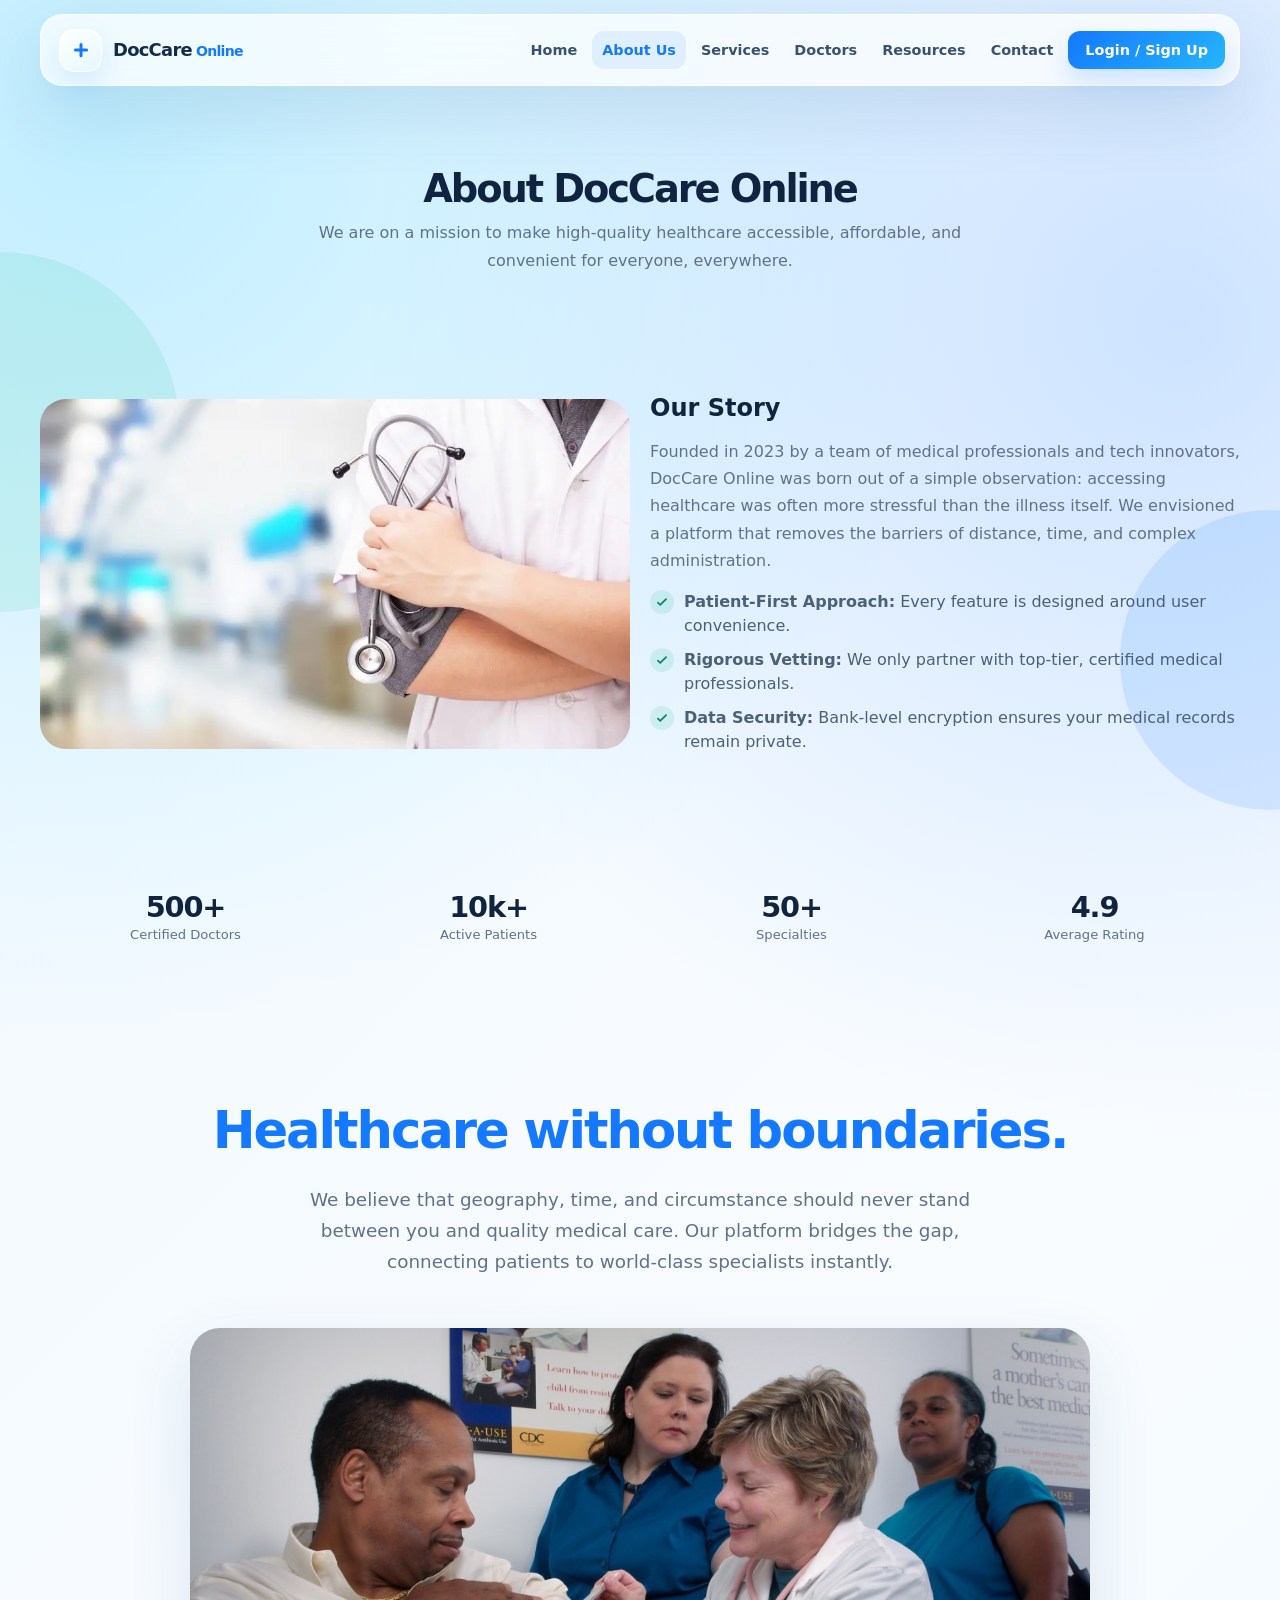
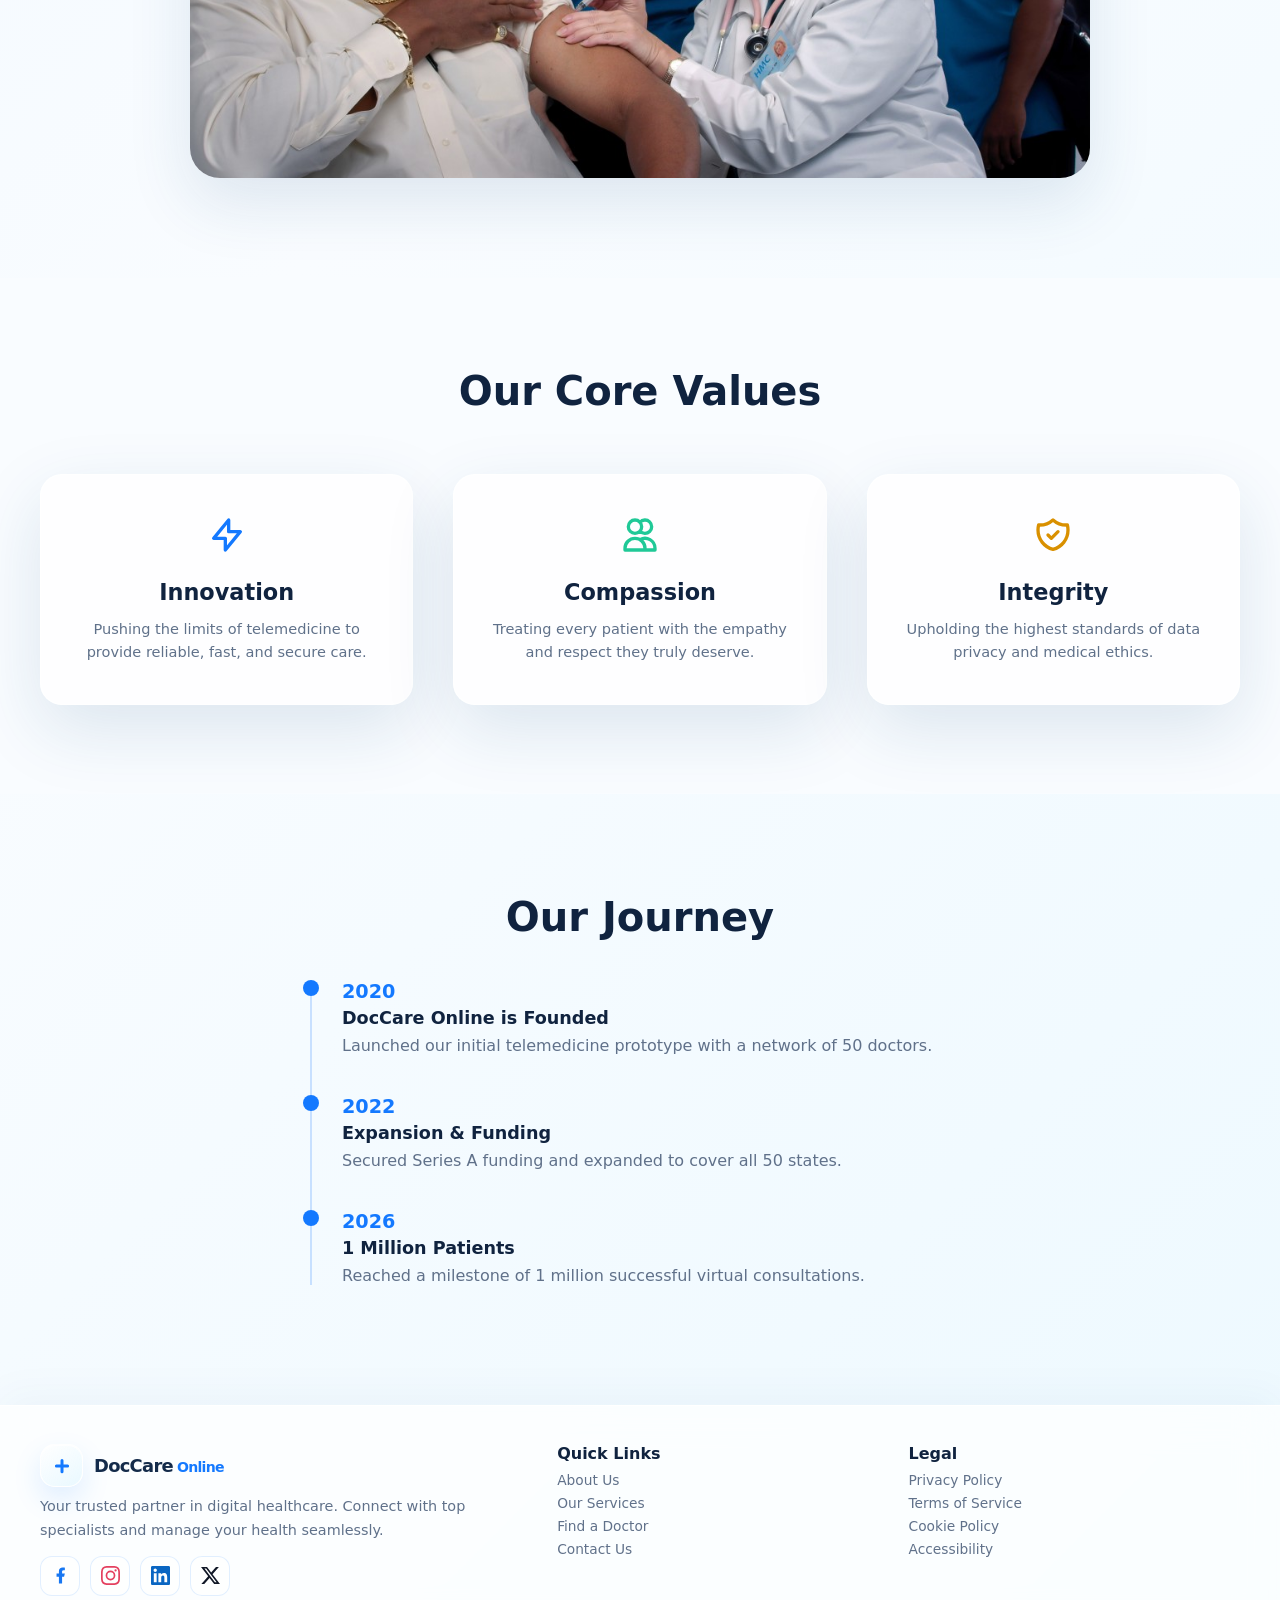
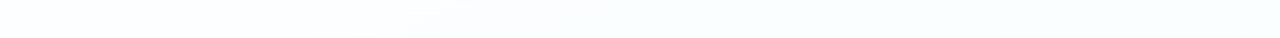
<file: about.html>
<!DOCTYPE html>
<html lang="en">
<head>
<meta charset="UTF-8">
<meta name="viewport" content="width=device-width, initial-scale=1.0, viewport-fit=cover">
<meta name="description" content="DocCare Online — modern doctor appointment platform for patients and healthcare professionals.">
<title>DocCare Online — Doctor Appointment Platform</title>
<link rel="icon" href="data:image/svg+xml,%3Csvg xmlns='http://www.w3.org/2000/svg' viewBox='0 0 64 64'%3E%3Crect x='2' y='2' width='60' height='60' rx='18' fill='%23eaf6ff' stroke='%23ffffff' stroke-width='4'/%3E%3Cpath d='M32 17v30M17 32h30' stroke='%231479ff' stroke-width='8' stroke-linecap='round'/%3E%3C/svg%3E">
<link rel="stylesheet" href="css/style.css">
</head>
<body>
<div id="public-layout">
<div class="nav-shell">
<nav class="navbar glass">
<a href="index.html" class="logo">
<div class="logo-mark"><svg viewBox="0 0 64 64" fill="none" stroke="var(--blue)" stroke-width="8" stroke-linecap="round" style="width: 24px; height: 24px;"><path d="M32 17v30M17 32h30"/></svg></div>
<div class="logo-wordmark"><strong>DocCare</strong><em>Online</em></div>
</a>
<div class="nav-links">
<a href="index.html" >Home</a>
<a href="about.html" class="active">About Us</a>
<a href="services.html">Services</a>
<a href="doctors.html">Doctors</a>
<a href="resources.html">Resources</a>
<a href="contact.html">Contact</a>
<a href="auth.html" class="login-nav" >Login / Sign Up</a>
</div>
<button class="menu-btn" onclick="toggleMenu()"><svg fill="none" stroke="currentColor" viewBox="0 0 24 24" stroke-width="2.5"><path stroke-linecap="round" stroke-linejoin="round" d="M4 6h16M4 12h16M4 18h16"/></svg></button>
</nav>
</div>
<main id="main-content">
<section class="section hero"><div class="container"><div class="page-title reveal"><h1>About DocCare Online</h1><p>We are on a mission to make high-quality healthcare accessible, affordable, and convenient for everyone, everywhere.</p></div>
</section><section class="section"><div class="container"><div class="split" style="margin:40px 0"><div class="split-media reveal"><img src="image/Our%20Story.png"></div>
<div class="reveal"><h2>Our Story</h2><p style="color:var(--muted);margin:16px 0;line-height:1.7">Founded in 2023 by a team of medical professionals and tech innovators, DocCare Online was born out of a simple observation: accessing healthcare was often more stressful than the illness itself. We envisioned a platform that removes the barriers of distance, time, and complex administration.</p>
<ul class="list"><li><div class="check"><svg fill="none" stroke="currentColor" viewBox="0 0 24 24" stroke-width="3"><path stroke-linecap="round" stroke-linejoin="round" d="M5 13l4 4L19 7"/></svg></div><div><strong>Patient-First Approach:</strong> Every feature is designed around user convenience.</div></li>
<li><div class="check"><svg fill="none" stroke="currentColor" viewBox="0 0 24 24" stroke-width="3"><path stroke-linecap="round" stroke-linejoin="round" d="M5 13l4 4L19 7"/></svg></div><div><strong>Rigorous Vetting:</strong> We only partner with top-tier, certified medical professionals.</div></li>
<li><div class="check"><svg fill="none" stroke="currentColor" viewBox="0 0 24 24" stroke-width="3"><path stroke-linecap="round" stroke-linejoin="round" d="M5 13l4 4L19 7"/></svg></div><div><strong>Data Security:</strong> Bank-level encryption ensures your medical records remain private.</div></li></ul></div></div>
</section><section class="section"><div class="container"><div class="stats reveal"><div class="stat"><strong>500+</strong><span>Certified Doctors</span></div><div class="stat"><strong>10k+</strong><span>Active Patients</span></div><div class="stat"><strong>50+</strong><span>Specialties</span></div><div class="stat"><strong>4.9</strong><span>Average Rating</span></div></div></div></section>
<!-- About Section 1: Mission -->
<section class="section" style="padding:100px 0">
  <div class="container reveal">
    <div style="max-width:900px;margin:0 auto;text-align:center">
      <h2 style="font-size:3.2rem;line-height:1.15;letter-spacing:-0.04em;color:var(--blue);margin-bottom:24px">Healthcare without boundaries.</h2>
      <p style="font-size:1.15rem;line-height:1.7;color:var(--muted);margin-bottom:50px;max-width:700px;margin-left:auto;margin-right:auto">We believe that geography, time, and circumstance should never stand between you and quality medical care. Our platform bridges the gap, connecting patients to world-class specialists instantly.</p>
      <div style="width:100%;border-radius:30px;overflow:hidden;box-shadow:0 25px 65px rgba(27,78,121,0.12);background:var(--bg2);position:relative">
        <img src="image/Healthcare%20without%20boundaries.png" alt="Healthcare professionals" style="width:100%;height:450px;object-fit:cover;display:block">
      </div>
    </div>
  </div>
</section>
<!-- About Section 2: Values -->
<section class="section" style="background:var(--bg2);padding:90px 0">
  <div class="container reveal">
    <h2 style="text-align:center;font-size:2.5rem;margin-bottom:60px">Our Core Values</h2>
    <div class="values-grid">
      <div class="card glass" style="text-align:center;padding:40px 30px">
        <div style="color:var(--blue);margin-bottom:20px"><svg width="40" height="40" fill="none" stroke="currentColor" stroke-width="2" viewBox="0 0 24 24"><path stroke-linecap="round" stroke-linejoin="round" d="M13 10V3L4 14h7v7l9-11h-7z"/></svg></div>
        <h3 style="font-size:1.4rem;margin-bottom:12px">Innovation</h3>
        <p style="color:var(--muted);margin:0">Pushing the limits of telemedicine to provide reliable, fast, and secure care.</p>
      </div>
      <div class="card glass" style="text-align:center;padding:40px 30px">
        <div style="color:var(--mint);margin-bottom:20px"><svg width="40" height="40" fill="none" stroke="currentColor" stroke-width="2" viewBox="0 0 24 24"><path stroke-linecap="round" stroke-linejoin="round" d="M12 4.354a4 4 0 110 5.292M15 21H3v-1a6 6 0 0112 0v1zm0 0h6v-1a6 6 0 00-9-5.197M13 7a4 4 0 11-8 0 4 4 0 018 0z"/></svg></div>
        <h3 style="font-size:1.4rem;margin-bottom:12px">Compassion</h3>
        <p style="color:var(--muted);margin:0">Treating every patient with the empathy and respect they truly deserve.</p>
      </div>
      <div class="card glass" style="text-align:center;padding:40px 30px">
        <div style="color:#d99000;margin-bottom:20px"><svg width="40" height="40" fill="none" stroke="currentColor" stroke-width="2" viewBox="0 0 24 24"><path stroke-linecap="round" stroke-linejoin="round" d="M9 12l2 2 4-4m5.618-4.016A11.955 11.955 0 0112 2.944a11.955 11.955 0 01-8.618 3.04A12.02 12.02 0 003 9c0 5.591 3.824 10.29 9 11.622 5.176-1.332 9-6.03 9-11.622 0-1.042-.133-2.052-.382-3.016z"/></svg></div>
        <h3 style="font-size:1.4rem;margin-bottom:12px">Integrity</h3>
        <p style="color:var(--muted);margin:0">Upholding the highest standards of data privacy and medical ethics.</p>
      </div>
    </div>
  </div>
</section>
<!-- About Section 3: History -->
<section class="section" style="padding:100px 0">
  <div class="container reveal">
    <div style="max-width:700px;margin:0 auto">
      <h2 style="font-size:2.5rem;margin-bottom:40px;text-align:center">Our Journey</h2>
      <div style="border-left:2px solid rgba(20,121,255,0.2);padding-left:30px;margin-left:20px">
        <div style="position:relative;margin-bottom:40px">
          <div style="position:absolute;left:-39px;top:0;width:16px;height:16px;border-radius:50%;background:var(--blue)"></div>
          <h4 style="font-size:1.2rem;color:var(--blue);margin:0 0 5px">2020</h4>
          <p style="color:var(--ink);font-weight:600;font-size:1.1rem;margin:0">DocCare Online is Founded</p>
          <p style="color:var(--muted);margin-top:8px">Launched our initial telemedicine prototype with a network of 50 doctors.</p>
        </div>
        <div style="position:relative;margin-bottom:40px">
          <div style="position:absolute;left:-39px;top:0;width:16px;height:16px;border-radius:50%;background:var(--blue)"></div>
          <h4 style="font-size:1.2rem;color:var(--blue);margin:0 0 5px">2022</h4>
          <p style="color:var(--ink);font-weight:600;font-size:1.1rem;margin:0">Expansion & Funding</p>
          <p style="color:var(--muted);margin-top:8px">Secured Series A funding and expanded to cover all 50 states.</p>
        </div>
        <div style="position:relative">
          <div style="position:absolute;left:-39px;top:0;width:16px;height:16px;border-radius:50%;background:var(--blue)"></div>
          <h4 style="font-size:1.2rem;color:var(--blue);margin:0 0 5px">2026</h4>
          <p style="color:var(--ink);font-weight:600;font-size:1.1rem;margin:0">1 Million Patients</p>
          <p style="color:var(--muted);margin-top:8px">Reached a milestone of 1 million successful virtual consultations.</p>
        </div>
      </div>
    </div>
  </div>
</section>
</main>
<footer><div class="container"><div class="footer">
<div><a href="index.html" class="logo"><div class="logo-mark"><svg viewBox="0 0 64 64" fill="none" stroke="var(--blue)" stroke-width="8" stroke-linecap="round" style="width: 24px; height: 24px;"><path d="M32 17v30M17 32h30"/></svg></div><div class="logo-wordmark"><strong>DocCare</strong><em>Online</em></div></a><p>Your trusted partner in digital healthcare. Connect with top specialists and manage your health seamlessly.</p><div class="social-row"><a href="#" class="social-icon facebook"><svg viewBox="0 0 24 24" fill="currentColor"><path d="M14 13.5h2.5l1-4H14v-2c0-1.03 0-2 2-2h1.5V2.14c-.326-.043-1.557-.14-2.857-.14C11.928 2 10 3.657 10 6.7v2.8H7v4h3V22h4v-8.5z"/></svg></a><a href="#" class="social-icon instagram"><svg viewBox="0 0 24 24" fill="currentColor"><path d="M12 2.163c3.204 0 3.584.012 4.85.07 3.252.148 4.771 1.691 4.919 4.919.058 1.265.069 1.645.069 4.849 0 3.205-.012 3.584-.069 4.849-.149 3.225-1.664 4.771-4.919 4.919-1.266.058-1.644.07-4.85.07-3.204 0-3.584-.012-4.849-.07-3.26-.149-4.771-1.699-4.919-4.92-.058-1.265-.07-1.644-.07-4.849 0-3.204.013-3.583.07-4.849.149-3.227 1.664-4.771 4.919-4.919 1.266-.057 1.645-.069 4.849-.069zM12 0C8.741 0 8.333.014 7.053.072 2.695.272.273 2.69.073 7.052.014 8.333 0 8.741 0 12c0 3.259.014 3.668.072 4.948.2 4.358 2.618 6.78 6.98 6.98C8.333 23.986 8.741 24 12 24c3.259 0 3.668-.014 4.948-.072 4.354-.2 6.782-2.618 6.979-6.98.059-1.28.073-1.689.073-4.948 0-3.259-.014-3.667-.072-4.947-.196-4.354-2.617-6.78-6.979-6.98C15.668.014 15.259 0 12 0zm0 5.838a6.162 6.162 0 100 12.324 6.162 6.162 0 000-12.324zM12 16a4 4 0 110-8 4 4 0 010 8zm6.406-11.845a1.44 1.44 0 100 2.881 1.44 1.44 0 000-2.881z"/></svg></a><a href="#" class="social-icon linkedin"><svg viewBox="0 0 24 24" fill="currentColor"><path d="M20.447 20.452h-3.554v-5.569c0-1.328-.027-3.037-1.852-3.037-1.853 0-2.136 1.445-2.136 2.939v5.667H9.351V9h3.414v1.561h.046c.477-.9 1.637-1.85 3.37-1.85 3.601 0 4.267 2.37 4.267 5.455v6.286zM5.337 7.433c-1.144 0-2.063-.926-2.063-2.065 0-1.138.92-2.063 2.063-2.063 1.14 0 2.064.925 2.064 2.063 0 1.139-.925 2.065-2.064 2.065zm1.782 13.019H3.555V9h3.564v11.452zM22.225 0H1.771C.792 0 0 .774 0 1.729v20.542C0 23.227.792 24 1.771 24h20.451C23.2 24 24 23.227 24 22.271V1.729C24 .774 23.2 0 22.222 0h.003z"/></svg></a><a href="#" class="social-icon x-social"><svg viewBox="0 0 24 24" fill="currentColor"><path d="M18.901 1.153h3.68l-8.04 9.19L24 22.846h-7.406l-5.8-7.584-6.638 7.584H.474l8.6-9.83L0 1.154h7.594l5.243 6.932ZM17.61 20.644h2.039L6.486 3.24H4.298Z"/></svg></a></div></div>
<div><h4>Quick Links</h4><a href="about.html">About Us</a><a href="services.html">Our Services</a><a href="doctors.html">Find a Doctor</a><a href="contact.html">Contact Us</a></div>
<div><h4>Legal</h4><a href="#">Privacy Policy</a><a href="#">Terms of Service</a><a href="#">Cookie Policy</a><a href="#">Accessibility</a></div>
</div></div></footer>
</div>
<div id="toast" class="toast"></div>
<button id="back-top" class="back-top" onclick="scrollToTop()"><svg fill="none" stroke="currentColor" viewBox="0 0 24 24" stroke-width="3" style="width:20px;height:20px"><path stroke-linecap="round" stroke-linejoin="round" d="M5 15l7-7 7 7"/></svg></button>
<script src="js/app.js"></script>
</body>
</html>
</file>
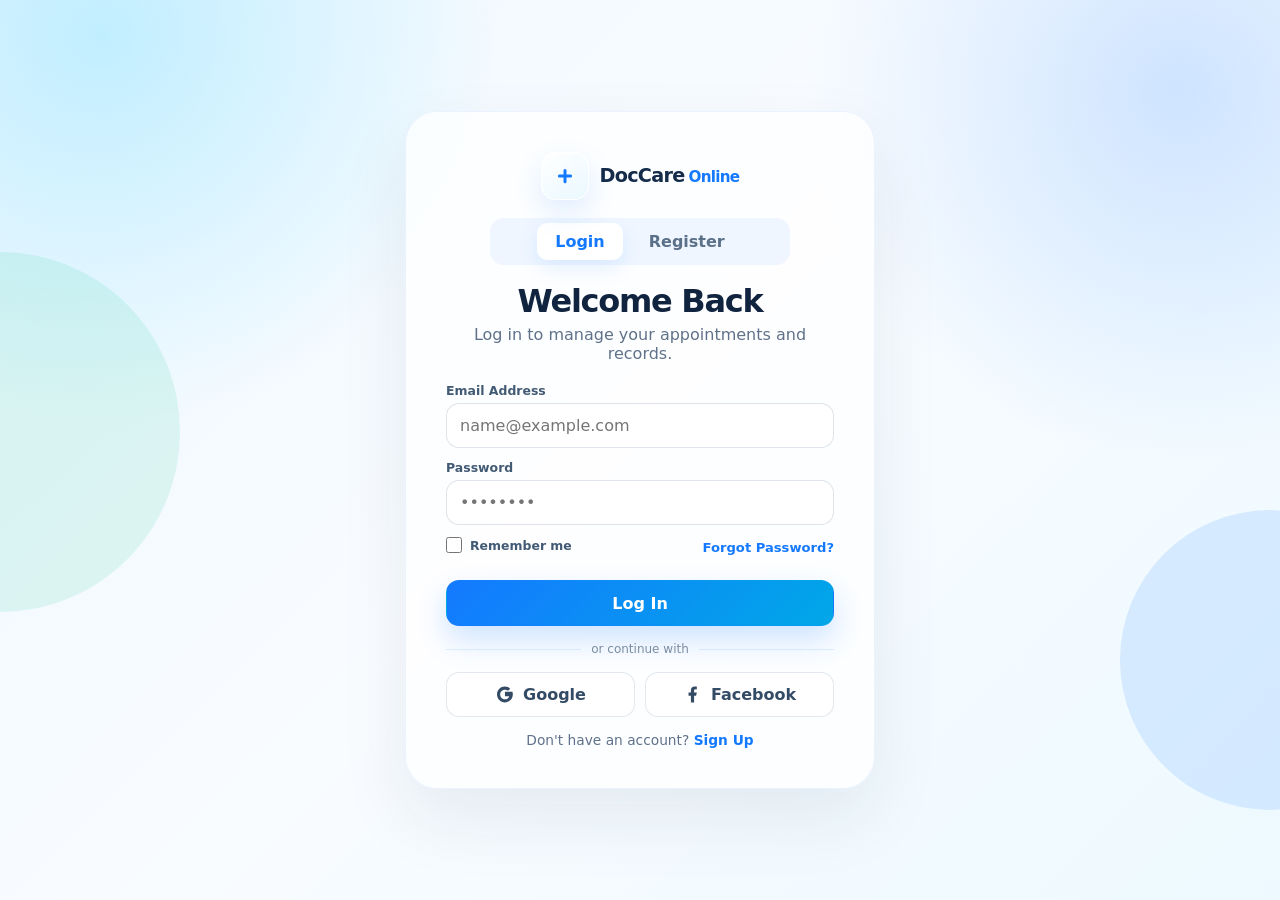
<file: auth.html>
<!DOCTYPE html>
<html lang="en">
<head>
<meta charset="UTF-8">
<meta name="viewport" content="width=device-width, initial-scale=1.0, viewport-fit=cover">
<meta name="description" content="DocCare Online — modern doctor appointment platform for patients and healthcare professionals.">
<title>DocCare Online — Doctor Appointment Platform</title>
<link rel="icon" href="data:image/svg+xml,%3Csvg xmlns='[http://www.w3.org/2000/svg](http://www.w3.org/2000/svg)' viewBox='0 0 64 64'%3E%3Crect width='64' height='64' rx='18' fill='%230c78ff'/%3E%3Cpath d='M32 17v30M17 32h30' stroke='white' stroke-width='8' stroke-linecap='round'/%3E%3C/svg%3E">
<link rel="stylesheet" href="css/style.css">
</head>
<body>

<div class="auth">

    <div class="auth-card reveal" style="background:var(--white); box-shadow:0 30px 70px rgba(20,43,74,0.08); border:1px solid rgba(20,121,255,0.08); padding:clamp(24px, 4vw, 40px); border-radius:32px;">
        <div class="auth-brand">
            <a href="index.html" class="logo auth-logo">
                <div class="logo-mark"><svg viewBox="0 0 64 64" fill="none" stroke="var(--blue)" stroke-width="8" stroke-linecap="round" style="width: 24px; height: 24px;"><path d="M32 17v30M17 32h30"/></svg></div>
                <div class="logo-wordmark"><strong>DocCare</strong><em>Online</em></div>
            </a>
        </div>
        <div class="auth-tabs">
            <button class="auth-tab active" id="tab-login" onclick="switchTab('login')">Login</button>
            <button class="auth-tab" id="tab-register" onclick="switchTab('register')">Register</button>
        </div>
        
        <div id="panel-login" class="auth-panel">
            <h1>Welcome Back</h1>
            <p class="sub">Log in to manage your appointments and records.</p>
            <form class="form" onsubmit="event.preventDefault(); login();">
                <div>
                    <label>Email Address</label>
                    <input type="email" required placeholder="name@example.com">
                </div>
                <div>
                    <label>Password</label>
                    <input type="password" required placeholder="••••••••">
                </div>
                <div class="remember-row">
                    <label class="remember">
                        <input type="checkbox"> Remember me
                    </label>
                    <a href="#">Forgot Password?</a>
                </div>
                <button type="submit" class="btn btn-primary" style="margin-top:10px;width:100%">Log In</button>
            </form>
            <div class="divider">or continue with</div>
            <div class="socials">
                <button type="button" class="social-btn">
                    <svg viewBox="0 0 24 24" fill="currentColor"><path d="M12.545 10.239v3.821h5.445c-.712 2.315-2.647 3.972-5.445 3.972-3.332 0-6.033-2.701-6.033-6.032s2.701-6.032 6.033-6.032c1.498 0 2.866.549 3.921 1.453l2.814-2.814C17.503 2.988 15.139 2 12.545 2 7.021 2 2.545 6.477 2.545 12s4.476 10 10 10c5.522 0 10-4.477 10-10 0-1.213-.217-2.384-.616-3.483h-9.384z"/></svg>
                    Google
                </button>
                <button type="button" class="social-btn">
                    <svg viewBox="0 0 24 24" fill="currentColor"><path d="M14 13.5h2.5l1-4H14v-2c0-1.03 0-2 2-2h1.5V2.14c-.326-.043-1.557-.14-2.857-.14C11.928 2 10 3.657 10 6.7v2.8H7v4h3V22h4v-8.5z"/></svg>
                    Facebook
                </button>
            </div>
            <div class="auth-foot">
                Don't have an account? <button type="button" class="text-link" onclick="switchTab('register')">Sign Up</button>
            </div>
        </div>

        <div id="panel-register" class="auth-panel" style="display:none">
            <h1>Create Account</h1>
            <p class="sub">Join thousands of patients who trust DocCare.</p>
            <form class="form" onsubmit="event.preventDefault(); switchTab('login'); toast('Account created! Please log in.');">
                <div>
                    <label>First Name</label>
                    <input type="text" required placeholder="John">
                </div>
                <div>
                    <label>Last Name</label>
                    <input type="text" required placeholder="Doe">
                </div>
                <div>
                    <label>Email Address</label>
                    <input type="email" required placeholder="name@example.com">
                </div>
                <div>
                    <label>Password</label>
                    <input type="password" required placeholder="••••••••">
                </div>
                <label class="remember terms" style="margin-top:10px">
                    <input type="checkbox" required> <span>I agree to the <a href="#">Terms of Service</a> & <a href="#">Privacy Policy</a>.</span>
                </label>
                <button type="submit" class="btn btn-primary" style="margin-top:10px;width:100%">Create Account</button>
            </form>
            <div class="auth-foot">
                Already have an account? <button type="button" class="text-link" onclick="switchTab('login')">Log In</button>
            </div>
        </div>
    </div>
</div>

<div id="toast" class="toast"></div>
<script src="js/app.js"></script>
</body>
</html>
</file>
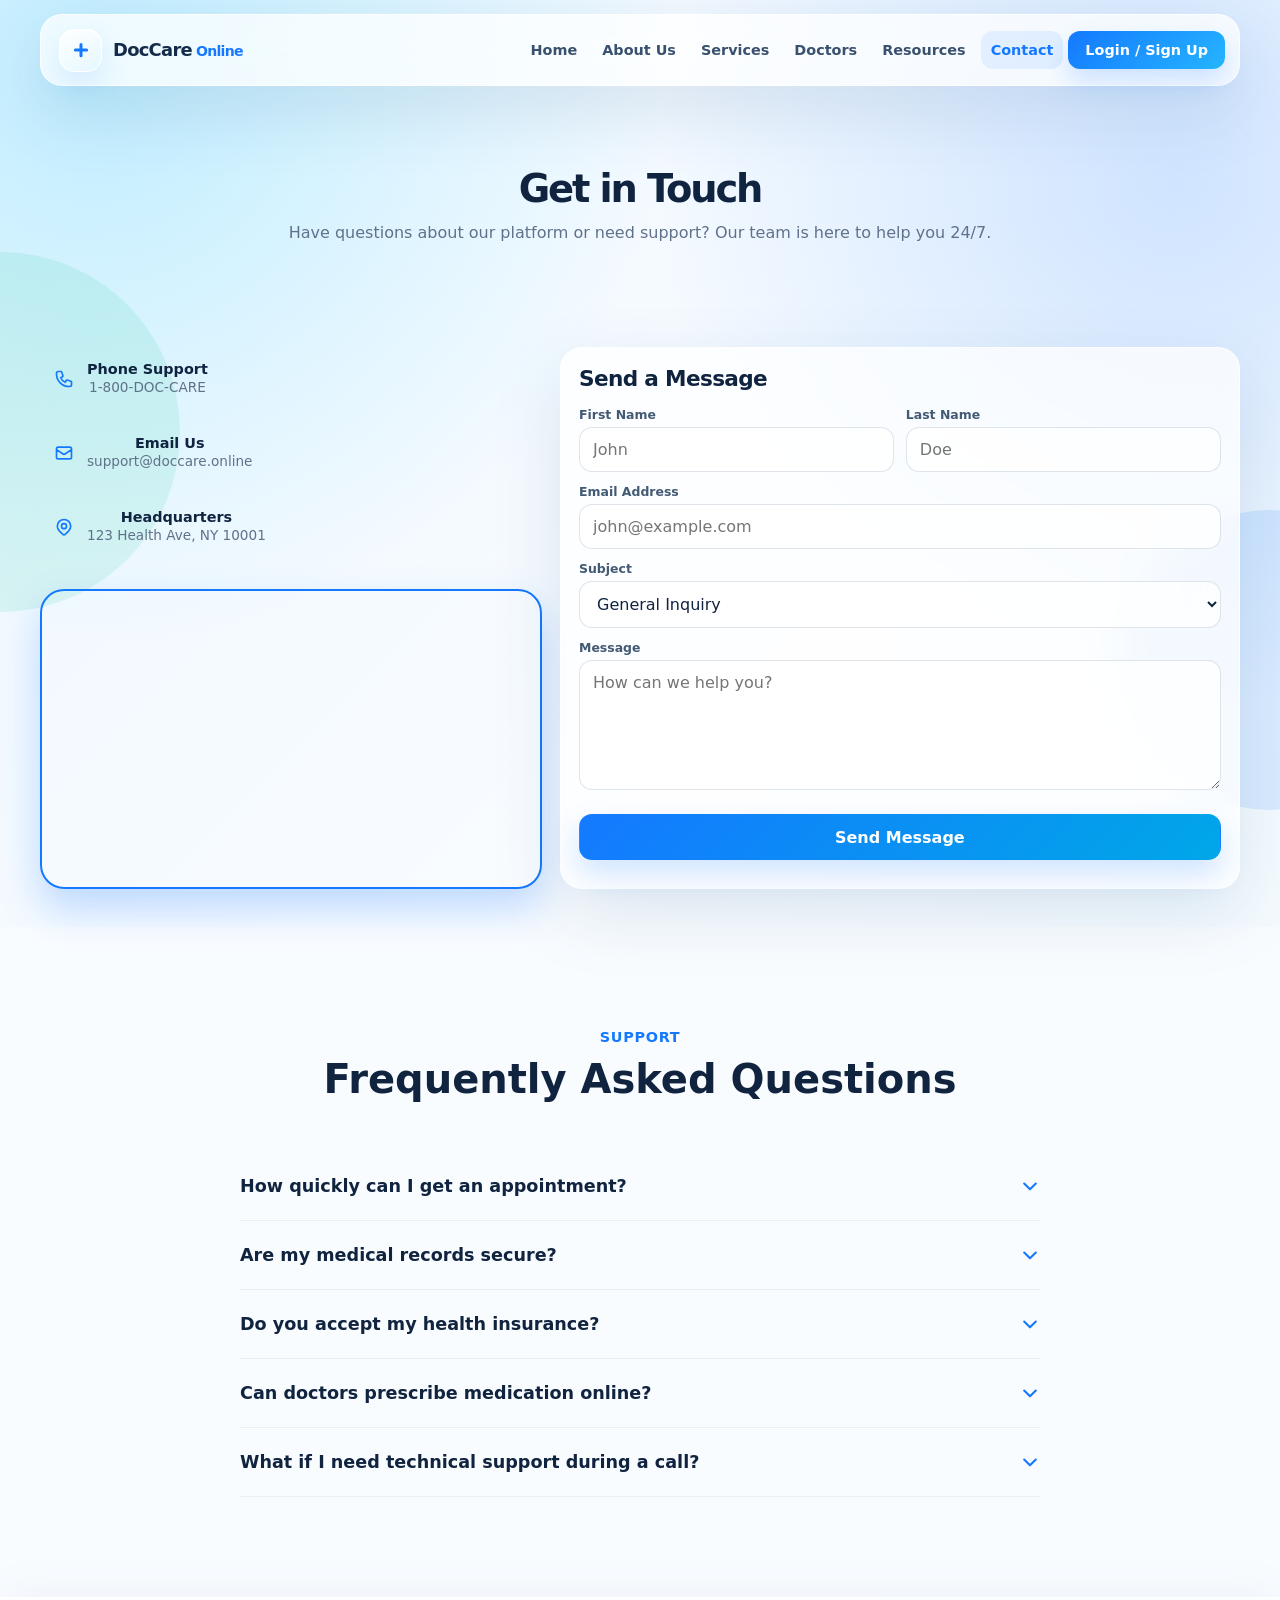
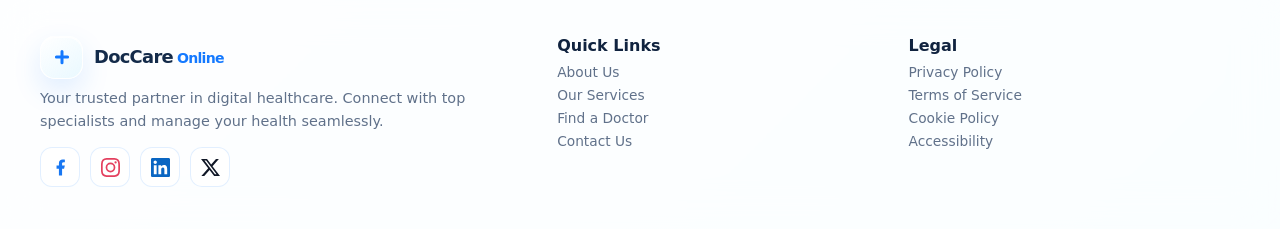
<file: contact.html>
<!DOCTYPE html>
<html lang="en">
<head>
<meta charset="UTF-8">
<meta name="viewport" content="width=device-width, initial-scale=1.0, viewport-fit=cover">
<meta name="description" content="DocCare Online — modern doctor appointment platform for patients and healthcare professionals.">
<title>DocCare Online — Doctor Appointment Platform</title>
<link rel="icon" href="data:image/svg+xml,%3Csvg xmlns='http://www.w3.org/2000/svg' viewBox='0 0 64 64'%3E%3Crect x='2' y='2' width='60' height='60' rx='18' fill='%23eaf6ff' stroke='%23ffffff' stroke-width='4'/%3E%3Cpath d='M32 17v30M17 32h30' stroke='%231479ff' stroke-width='8' stroke-linecap='round'/%3E%3C/svg%3E">
<link rel="stylesheet" href="css/style.css">
<style>
  footer { margin-top: 0 !important; }
</style>
</head>
<body>
<div id="public-layout">
<div class="nav-shell">
<nav class="navbar glass">
<a href="index.html" class="logo">
<div class="logo-mark"><svg viewBox="0 0 64 64" fill="none" stroke="var(--blue)" stroke-width="8" stroke-linecap="round" style="width: 24px; height: 24px;"><path d="M32 17v30M17 32h30"/></svg></div>
<div class="logo-wordmark"><strong>DocCare</strong><em>Online</em></div>
</a>
<div class="nav-links">
<a href="index.html" >Home</a>
<a href="about.html">About Us</a>
<a href="services.html">Services</a>
<a href="doctors.html">Doctors</a>
<a href="resources.html">Resources</a>
<a href="contact.html" class="active">Contact</a>
<a href="auth.html" class="login-nav" >Login / Sign Up</a>
</div>
<button class="menu-btn" onclick="toggleMenu()"><svg fill="none" stroke="currentColor" viewBox="0 0 24 24" stroke-width="2.5"><path stroke-linecap="round" stroke-linejoin="round" d="M4 6h16M4 12h16M4 18h16"/></svg></button>
</nav>
</div>
<main id="main-content">
<section class="section hero"><div class="container"><div class="page-title reveal"><h1>Get in Touch</h1><p>Have questions about our platform or need support? Our team is here to help you 24/7.</p></div>
</section><section class="section"><div class="container"><div class="contact-grid" style="margin-top:20px">
<div class="contact-list"><div class="contact-item reveal"><svg fill="none" stroke="currentColor" viewBox="0 0 24 24" stroke-width="2"><path stroke-linecap="round" stroke-linejoin="round" d="M3 5a2 2 0 012-2h3.28a1 1 0 01.948.684l1.498 4.493a1 1 0 01-.502 1.21l-2.257 1.13a11.042 11.042 0 005.516 5.516l1.13-2.257a1 1 0 011.21-.502l4.493 1.498a1 1 0 01.684.949V19a2 2 0 01-2 2h-1C9.716 21 3 14.284 3 6V5z"/></svg><div><strong style="display:block;color:var(--ink);font-size:0.9rem">Phone Support</strong><span style="color:var(--muted);font-size:0.85rem">1-800-DOC-CARE</span></div></div>
<div class="contact-item reveal" style="transition-delay:0.1s"><svg fill="none" stroke="currentColor" viewBox="0 0 24 24" stroke-width="2"><path stroke-linecap="round" stroke-linejoin="round" d="M3 8l7.89 5.26a2 2 0 002.22 0L21 8M5 19h14a2 2 0 002-2V7a2 2 0 00-2-2H5a2 2 0 00-2 2v10a2 2 0 002 2z"/></svg><div><strong style="display:block;color:var(--ink);font-size:0.9rem">Email Us</strong><span style="color:var(--muted);font-size:0.85rem">support@doccare.online</span></div></div>
<div class="contact-item reveal" style="transition-delay:0.2s"><svg fill="none" stroke="currentColor" viewBox="0 0 24 24" stroke-width="2"><path stroke-linecap="round" stroke-linejoin="round" d="M17.657 16.657L13.414 20.9a1.998 1.998 0 01-2.827 0l-4.244-4.243a8 8 0 1111.314 0z"/><path stroke-linecap="round" stroke-linejoin="round" d="M15 11a3 3 0 11-6 0 3 3 0 016 0z"/></svg><div><strong style="display:block;color:var(--ink);font-size:0.9rem">Headquarters</strong><span style="color:var(--muted);font-size:0.85rem">123 Health Ave, NY 10001</span></div></div>
<div class="reveal" style="transition-delay:0.3s;border-radius:24px;overflow:hidden;box-shadow:0 20px 40px rgba(20,121,255,0.25);border:2px solid var(--blue);height:300px;margin-top:20px">
  <iframe src="https://www.google.com/maps/embed?pb=!1m18!1m12!1m3!1d193595.15830869428!2d-74.119763973046!3d40.69766374874431!2m3!1f0!2f0!3f0!3m2!1i1024!2i768!4f13.1!3m3!1m2!1s0x89c24fa5d33f083b%3A0xc80b8f06e177fe62!2sNew%20York%2C%20NY!5e0!3m2!1sen!2sus!4v1689255655455!5m2!1sen!2sus" width="100%" height="100%" style="border:0;" allowfullscreen="" loading="lazy" referrerpolicy="no-referrer-when-downgrade"></iframe>
</div></div>
<div class="card glass reveal"><h2 style="margin-bottom:16px;font-size:1.35rem;letter-spacing:-0.03em">Send a Message</h2>
<form class="form" onsubmit="event.preventDefault();toast('Message sent successfully! We will get back to you soon.')">
<div class="form-grid"><div><label>First Name</label><input type="text" required placeholder="John"></div><div><label>Last Name</label><input type="text" required placeholder="Doe"></div></div>
<div><label>Email Address</label><input type="email" required placeholder="john@example.com"></div>
<div><label>Subject</label><select><option>General Inquiry</option><option>Technical Support</option><option>Billing Question</option><option>Feedback</option></select></div>
<div><label>Message</label><textarea required placeholder="How can we help you?"></textarea></div>
<button type="submit" class="btn btn-primary" style="margin-top:8px">Send Message</button></form></div></div></section>

<!-- FAQ Section -->
<section class="section" style="background:var(--bg2);padding:100px 0">
  <div class="container">
    <div style="text-align:center;margin-bottom:50px" class="reveal">
      <span style="color:var(--blue);font-weight:700;font-size:0.9rem;text-transform:uppercase;letter-spacing:0.05em">Support</span>
      <h2 style="font-size:2.5rem;margin-top:10px;color:var(--ink)">Frequently Asked Questions</h2>
    </div>
    <div style="max-width:800px;margin:0 auto">
      <div class="faq-item reveal" style="border-bottom:1px solid rgba(0,0,0,0.05);padding:24px 0">
        <div class="faq-header" style="display:flex;align-items:center;justify-content:space-between;cursor:pointer">
          <span style="font-weight:600;font-size:1.1rem;color:var(--ink)">How quickly can I get an appointment?</span>
          <svg class="faq-icon" style="width:20px;height:20px;color:var(--blue);transition:transform 0.3s;flex-shrink:0" fill="none" stroke="currentColor" viewBox="0 0 24 24" stroke-width="2.5"><path stroke-linecap="round" stroke-linejoin="round" d="M19 9l-7 7-7-7"/></svg>
        </div>
        <div class="faq-answer" style="max-height:0;overflow:hidden;transition:max-height 0.3s ease"><p style="color:var(--muted);margin:12px 0 0;line-height:1.65">Most patients are able to connect with a primary care physician within 15 minutes. For specialists, you can usually book a consultation within 24 to 48 hours depending on their specific availability.</p></div>
      </div>
      <div class="faq-item reveal" style="border-bottom:1px solid rgba(0,0,0,0.05);padding:24px 0;transition-delay:0.1s">
        <div class="faq-header" style="display:flex;align-items:center;justify-content:space-between;cursor:pointer">
          <span style="font-weight:600;font-size:1.1rem;color:var(--ink)">Are my medical records secure?</span>
          <svg class="faq-icon" style="width:20px;height:20px;color:var(--blue);transition:transform 0.3s;flex-shrink:0" fill="none" stroke="currentColor" viewBox="0 0 24 24" stroke-width="2.5"><path stroke-linecap="round" stroke-linejoin="round" d="M19 9l-7 7-7-7"/></svg>
        </div>
        <div class="faq-answer" style="max-height:0;overflow:hidden;transition:max-height 0.3s ease"><p style="color:var(--muted);margin:12px 0 0;line-height:1.65">Yes, absolutely. We use bank-level encryption and are fully HIPAA compliant. Your medical records are strictly confidential and only accessible by you and your designated healthcare providers.</p></div>
      </div>
      <div class="faq-item reveal" style="border-bottom:1px solid rgba(0,0,0,0.05);padding:24px 0;transition-delay:0.2s">
        <div class="faq-header" style="display:flex;align-items:center;justify-content:space-between;cursor:pointer">
          <span style="font-weight:600;font-size:1.1rem;color:var(--ink)">Do you accept my health insurance?</span>
          <svg class="faq-icon" style="width:20px;height:20px;color:var(--blue);transition:transform 0.3s;flex-shrink:0" fill="none" stroke="currentColor" viewBox="0 0 24 24" stroke-width="2.5"><path stroke-linecap="round" stroke-linejoin="round" d="M19 9l-7 7-7-7"/></svg>
        </div>
        <div class="faq-answer" style="max-height:0;overflow:hidden;transition:max-height 0.3s ease"><p style="color:var(--muted);margin:12px 0 0;line-height:1.65">We accept most major insurance plans including Medicare, Aetna, Cigna, and Blue Cross Blue Shield. You can verify your specific coverage during the sign-up process before booking.</p></div>
      </div>
      <div class="faq-item reveal" style="border-bottom:1px solid rgba(0,0,0,0.05);padding:24px 0;transition-delay:0.3s">
        <div class="faq-header" style="display:flex;align-items:center;justify-content:space-between;cursor:pointer">
          <span style="font-weight:600;font-size:1.1rem;color:var(--ink)">Can doctors prescribe medication online?</span>
          <svg class="faq-icon" style="width:20px;height:20px;color:var(--blue);transition:transform 0.3s;flex-shrink:0" fill="none" stroke="currentColor" viewBox="0 0 24 24" stroke-width="2.5"><path stroke-linecap="round" stroke-linejoin="round" d="M19 9l-7 7-7-7"/></svg>
        </div>
        <div class="faq-answer" style="max-height:0;overflow:hidden;transition:max-height 0.3s ease"><p style="color:var(--muted);margin:12px 0 0;line-height:1.65">Yes, our certified doctors can write and refill prescriptions for non-controlled substances. The prescription will be sent electronically to your local pharmacy for easy pickup.</p></div>
      </div>
      <div class="faq-item reveal" style="border-bottom:1px solid rgba(0,0,0,0.05);padding:24px 0;transition-delay:0.4s">
        <div class="faq-header" style="display:flex;align-items:center;justify-content:space-between;cursor:pointer">
          <span style="font-weight:600;font-size:1.1rem;color:var(--ink)">What if I need technical support during a call?</span>
          <svg class="faq-icon" style="width:20px;height:20px;color:var(--blue);transition:transform 0.3s;flex-shrink:0" fill="none" stroke="currentColor" viewBox="0 0 24 24" stroke-width="2.5"><path stroke-linecap="round" stroke-linejoin="round" d="M19 9l-7 7-7-7"/></svg>
        </div>
        <div class="faq-answer" style="max-height:0;overflow:hidden;transition:max-height 0.3s ease"><p style="color:var(--muted);margin:12px 0 0;line-height:1.65">We have a 24/7 dedicated technical support team. If you experience video or audio issues, you can click the "Help" button in the consultation room to instantly connect with an agent.</p></div>
      </div>
    </div>
  </div>
  <script>
    document.querySelectorAll('.faq-header').forEach(header => {
      header.addEventListener('click', () => {
        const item = header.parentElement;
        item.classList.toggle('active');
        const icon = header.querySelector('.faq-icon');
        const answer = header.nextElementSibling;
        if (item.classList.contains('active')) {
          icon.style.transform = 'rotate(180deg)';
          answer.style.maxHeight = answer.scrollHeight + 'px';
        } else {
          icon.style.transform = 'rotate(0)';
          answer.style.maxHeight = '0';
        }
      });
    });
  </script>
</section>
</main>
<footer><div class="container"><div class="footer">
<div><a href="index.html" class="logo"><div class="logo-mark"><svg viewBox="0 0 64 64" fill="none" stroke="var(--blue)" stroke-width="8" stroke-linecap="round" style="width: 24px; height: 24px;"><path d="M32 17v30M17 32h30"/></svg></div><div class="logo-wordmark"><strong>DocCare</strong><em>Online</em></div></a><p>Your trusted partner in digital healthcare. Connect with top specialists and manage your health seamlessly.</p><div class="social-row"><a href="#" class="social-icon facebook"><svg viewBox="0 0 24 24" fill="currentColor"><path d="M14 13.5h2.5l1-4H14v-2c0-1.03 0-2 2-2h1.5V2.14c-.326-.043-1.557-.14-2.857-.14C11.928 2 10 3.657 10 6.7v2.8H7v4h3V22h4v-8.5z"/></svg></a><a href="#" class="social-icon instagram"><svg viewBox="0 0 24 24" fill="currentColor"><path d="M12 2.163c3.204 0 3.584.012 4.85.07 3.252.148 4.771 1.691 4.919 4.919.058 1.265.069 1.645.069 4.849 0 3.205-.012 3.584-.069 4.849-.149 3.225-1.664 4.771-4.919 4.919-1.266.058-1.644.07-4.85.07-3.204 0-3.584-.012-4.849-.07-3.26-.149-4.771-1.699-4.919-4.92-.058-1.265-.07-1.644-.07-4.849 0-3.204.013-3.583.07-4.849.149-3.227 1.664-4.771 4.919-4.919 1.266-.057 1.645-.069 4.849-.069zM12 0C8.741 0 8.333.014 7.053.072 2.695.272.273 2.69.073 7.052.014 8.333 0 8.741 0 12c0 3.259.014 3.668.072 4.948.2 4.358 2.618 6.78 6.98 6.98C8.333 23.986 8.741 24 12 24c3.259 0 3.668-.014 4.948-.072 4.354-.2 6.782-2.618 6.979-6.98.059-1.28.073-1.689.073-4.948 0-3.259-.014-3.667-.072-4.947-.196-4.354-2.617-6.78-6.979-6.98C15.668.014 15.259 0 12 0zm0 5.838a6.162 6.162 0 100 12.324 6.162 6.162 0 000-12.324zM12 16a4 4 0 110-8 4 4 0 010 8zm6.406-11.845a1.44 1.44 0 100 2.881 1.44 1.44 0 000-2.881z"/></svg></a><a href="#" class="social-icon linkedin"><svg viewBox="0 0 24 24" fill="currentColor"><path d="M20.447 20.452h-3.554v-5.569c0-1.328-.027-3.037-1.852-3.037-1.853 0-2.136 1.445-2.136 2.939v5.667H9.351V9h3.414v1.561h.046c.477-.9 1.637-1.85 3.37-1.85 3.601 0 4.267 2.37 4.267 5.455v6.286zM5.337 7.433c-1.144 0-2.063-.926-2.063-2.065 0-1.138.92-2.063 2.063-2.063 1.14 0 2.064.925 2.064 2.063 0 1.139-.925 2.065-2.064 2.065zm1.782 13.019H3.555V9h3.564v11.452zM22.225 0H1.771C.792 0 0 .774 0 1.729v20.542C0 23.227.792 24 1.771 24h20.451C23.2 24 24 23.227 24 22.271V1.729C24 .774 23.2 0 22.222 0h.003z"/></svg></a><a href="#" class="social-icon x-social"><svg viewBox="0 0 24 24" fill="currentColor"><path d="M18.901 1.153h3.68l-8.04 9.19L24 22.846h-7.406l-5.8-7.584-6.638 7.584H.474l8.6-9.83L0 1.154h7.594l5.243 6.932ZM17.61 20.644h2.039L6.486 3.24H4.298Z"/></svg></a></div></div>
<div><h4>Quick Links</h4><a href="about.html">About Us</a><a href="services.html">Our Services</a><a href="doctors.html">Find a Doctor</a><a href="contact.html">Contact Us</a></div>
<div><h4>Legal</h4><a href="#">Privacy Policy</a><a href="#">Terms of Service</a><a href="#">Cookie Policy</a><a href="#">Accessibility</a></div>
</div></div></footer>
</div>
<div id="toast" class="toast"></div>
<button id="back-top" class="back-top" onclick="scrollToTop()"><svg fill="none" stroke="currentColor" viewBox="0 0 24 24" stroke-width="3" style="width:20px;height:20px"><path stroke-linecap="round" stroke-linejoin="round" d="M5 15l7-7 7 7"/></svg></button>
<script src="js/app.js"></script>
</body>
</html>
</file>
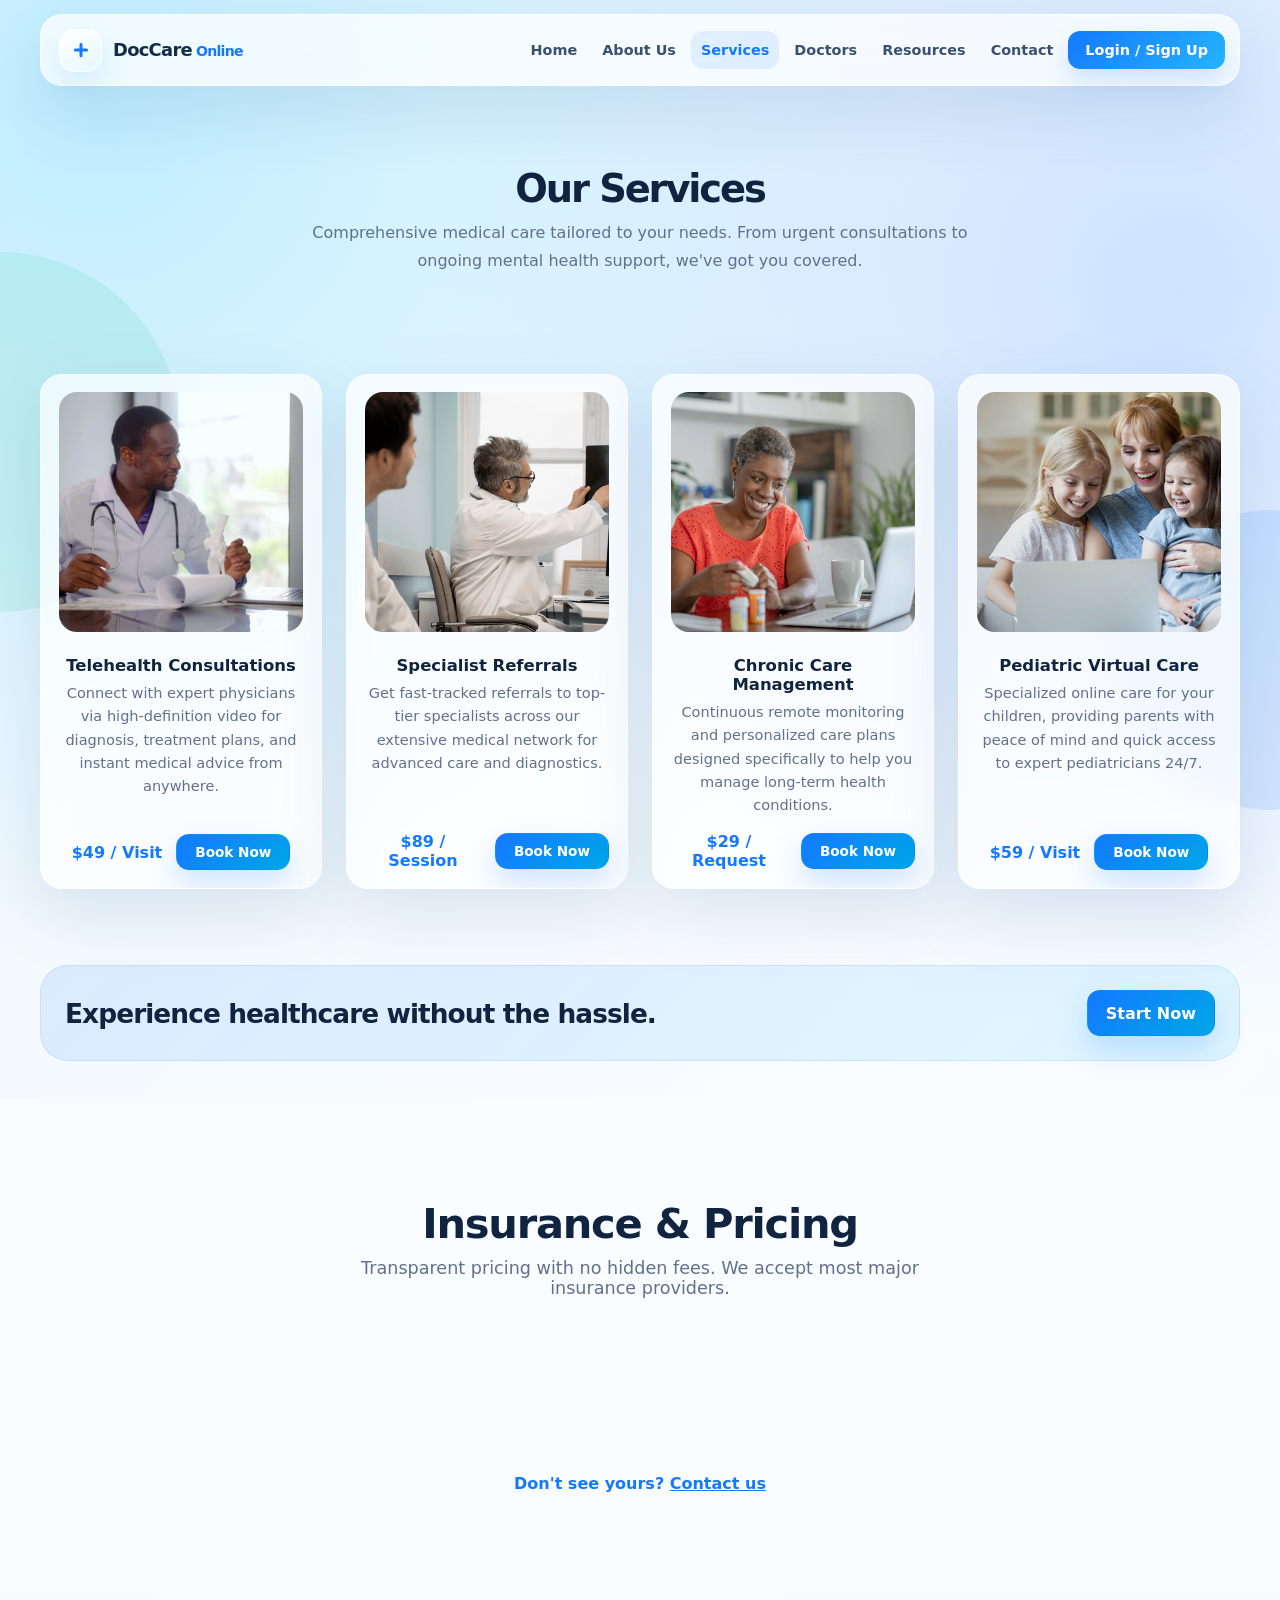
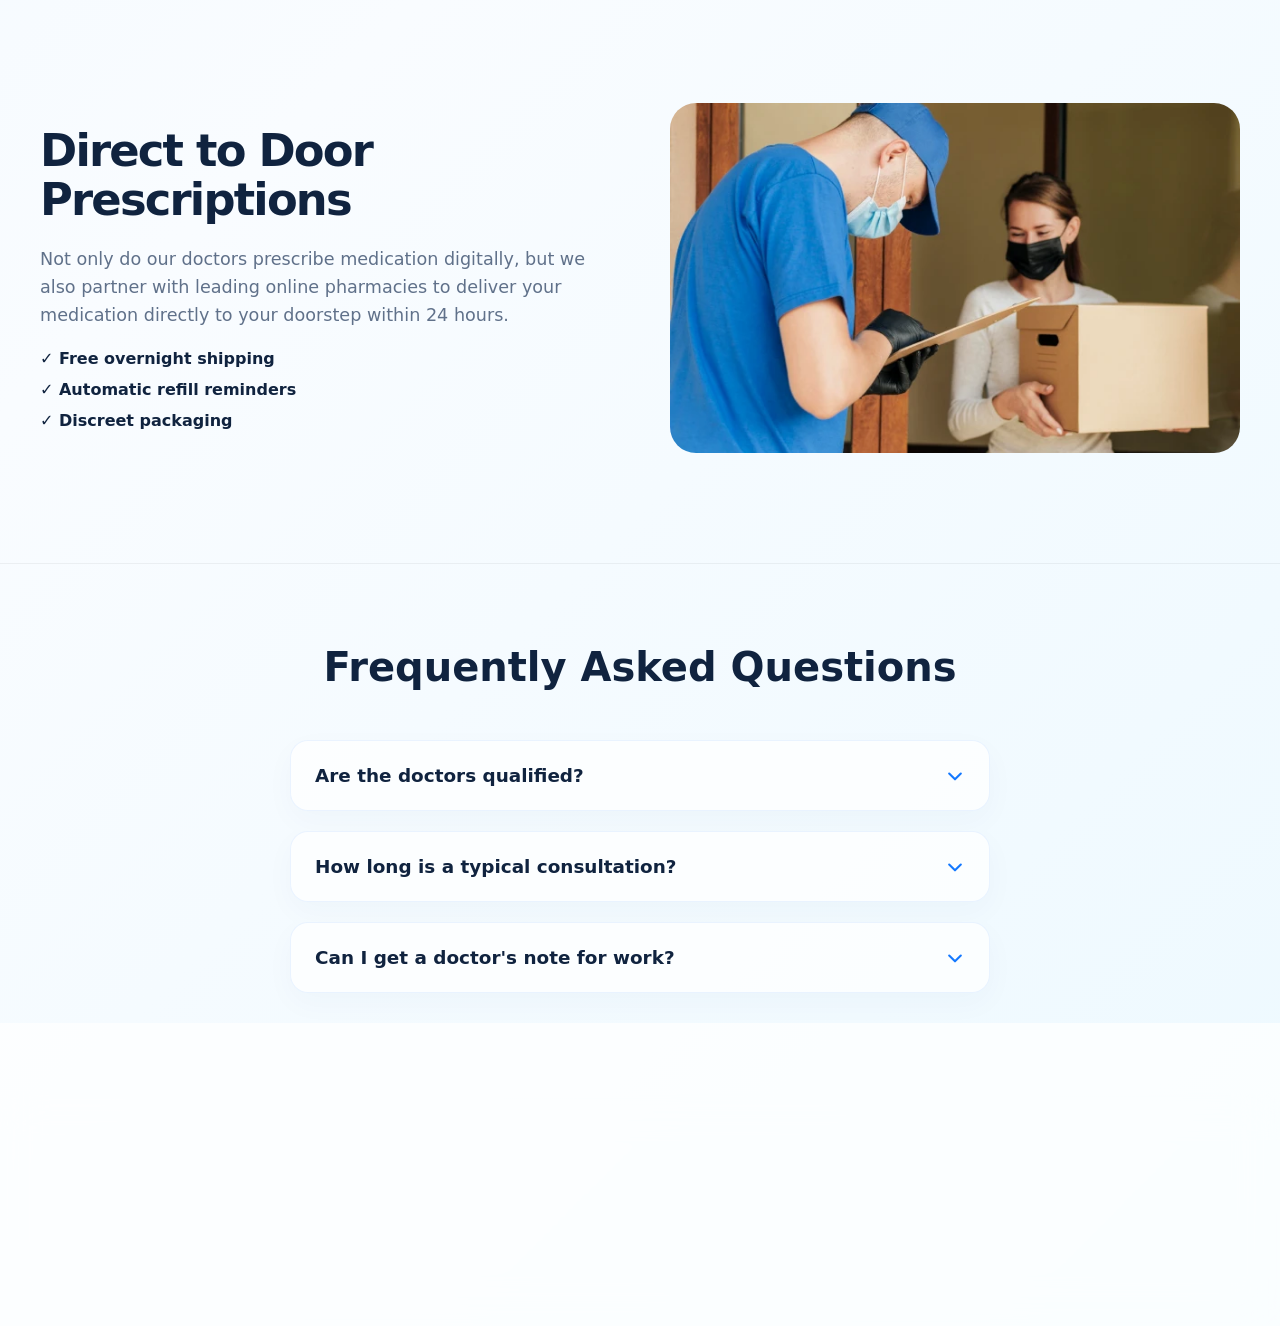
<file: services.html>
<!DOCTYPE html>
<html lang="en">
<head>
<meta charset="UTF-8">
<meta name="viewport" content="width=device-width, initial-scale=1.0, viewport-fit=cover">
<meta name="description" content="DocCare Online — modern doctor appointment platform for patients and healthcare professionals.">
<title>DocCare Online — Doctor Appointment Platform</title>
<link rel="icon" href="data:image/svg+xml,%3Csvg xmlns='http://www.w3.org/2000/svg' viewBox='0 0 64 64'%3E%3Crect x='2' y='2' width='60' height='60' rx='18' fill='%23eaf6ff' stroke='%23ffffff' stroke-width='4'/%3E%3Cpath d='M32 17v30M17 32h30' stroke='%231479ff' stroke-width='8' stroke-linecap='round'/%3E%3C/svg%3E">
<link rel="stylesheet" href="css/style.css">
</head>
<body>
<div id="public-layout">
<div class="nav-shell">
<nav class="navbar glass">
<a href="index.html" class="logo">
<div class="logo-mark"><svg viewBox="0 0 64 64" fill="none" stroke="var(--blue)" stroke-width="8" stroke-linecap="round" style="width: 24px; height: 24px;"><path d="M32 17v30M17 32h30"/></svg></div>
<div class="logo-wordmark"><strong>DocCare</strong><em>Online</em></div>
</a>
<div class="nav-links">
<a href="index.html" >Home</a>
<a href="about.html">About Us</a>
<a href="services.html" class="active">Services</a>
<a href="doctors.html">Doctors</a>
<a href="resources.html">Resources</a>
<a href="contact.html">Contact</a>
<a href="auth.html" class="login-nav" >Login / Sign Up</a>
</div>
<button class="menu-btn" onclick="toggleMenu()"><svg fill="none" stroke="currentColor" viewBox="0 0 24 24" stroke-width="2.5"><path stroke-linecap="round" stroke-linejoin="round" d="M4 6h16M4 12h16M4 18h16"/></svg></button>
</nav>
</div>
<main id="main-content">
<section class="section hero"><div class="container"><div class="page-title reveal"><h1>Our Services</h1><p>Comprehensive medical care tailored to your needs. From urgent consultations to ongoing mental health support, we've got you covered.</p></div></div></section>
<section class="section"><div class="container"><div style="display:grid;grid-template-columns:repeat(auto-fit, minmax(280px, 1fr));gap:24px;margin-top:20px">
<div class="card glass service-card reveal"><div class="service-image"><img src="image/Telehealth%20Consultations.png"></div><h3>Telehealth Consultations</h3><p>Connect with expert physicians via high-definition video for diagnosis, treatment plans, and instant medical advice from anywhere.</p><div class="service-foot"><span class="price">$49 / Visit</span><a href="auth.html" class="btn btn-primary" style="min-height:36px;font-size:0.85rem">Book Now</a></div></div>
<div class="card glass service-card reveal" style="transition-delay:0.1s"><div class="service-image"><img src="image/Specialist%20Referrals.png"></div><h3>Specialist Referrals</h3><p>Get fast-tracked referrals to top-tier specialists across our extensive medical network for advanced care and diagnostics.</p><div class="service-foot"><span class="price">$89 / Session</span><a href="auth.html" class="btn btn-primary" style="min-height:36px;font-size:0.85rem">Book Now</a></div></div>
<div class="card glass service-card reveal" style="transition-delay:0.2s"><div class="service-image"><img src="image/Chronic%20Care%20Management.png"></div><h3>Chronic Care Management</h3><p>Continuous remote monitoring and personalized care plans designed specifically to help you manage long-term health conditions.</p><div class="service-foot"><span class="price">$29 / Request</span><a href="auth.html" class="btn btn-primary" style="min-height:36px;font-size:0.85rem">Book Now</a></div></div>
<div class="card glass service-card reveal" style="transition-delay:0.3s"><div class="service-image"><img src="image/Pediatric%20Virtual%20Care.png"></div><h3>Pediatric Virtual Care</h3><p>Specialized online care for your children, providing parents with peace of mind and quick access to expert pediatricians 24/7.</p><div class="service-foot"><span class="price">$59 / Visit</span><a href="auth.html" class="btn btn-primary" style="min-height:36px;font-size:0.85rem">Book Now</a></div></div>
</div></div></section><section class="section"><div class="container"><div class="banner reveal"><div><h2>Experience healthcare without the hassle.</h2></div><a href="auth.html" class="btn btn-primary">Start Now</a></div></div></section>
<!-- Services Section 1: Insurance -->
<section class="section" style="padding:100px 0;background:var(--bg2)">
  <div class="container reveal">
    <div style="text-align:center;max-width:600px;margin:0 auto 50px">
      <h2 style="font-size:2.6rem;letter-spacing:-0.03em">Insurance & Pricing</h2>
      <p style="color:var(--muted);font-size:1.1rem;margin-top:10px">Transparent pricing with no hidden fees. We accept most major insurance providers.</p>
    </div>
    <div class="grid grid-4" style="gap:24px;max-width:1000px;margin:0 auto">
      <div class="card glass" style="display:flex;align-items:center;justify-content:center;padding:30px 20px;border:1px solid rgba(20,121,255,0.08);background:var(--white)">
        <h3 style="font-size:1.6rem;color:#00529B;font-weight:850;margin:0;letter-spacing:-0.02em">BlueCross</h3>
      </div>
      <div class="card glass" style="display:flex;align-items:center;justify-content:center;padding:30px 20px;border:1px solid rgba(20,121,255,0.08);background:var(--white)">
        <h3 style="font-size:1.8rem;color:#D31145;font-weight:850;margin:0;letter-spacing:-0.02em">aetna</h3>
      </div>
      <div class="card glass" style="display:flex;align-items:center;justify-content:center;padding:30px 20px;border:1px solid rgba(20,121,255,0.08);background:var(--white)">
        <h3 style="font-size:1.7rem;color:#0071CE;font-weight:850;margin:0;letter-spacing:-0.02em">Cigna</h3>
      </div>
      <div class="card glass" style="display:flex;align-items:center;justify-content:center;padding:30px 20px;border:1px solid rgba(20,121,255,0.08);background:var(--white)">
        <h3 style="font-size:1.35rem;color:#1B3668;font-weight:850;margin:0;letter-spacing:-0.02em">UnitedHealthcare</h3>
      </div>
    </div>
    <p style="text-align:center;margin-top:30px;color:var(--blue);font-weight:700">Don't see yours? <a href="contact.html" style="text-decoration:underline">Contact us</a></p>
  </div>
</section>
<!-- Services Section 2: Prescription Delivery -->
<section class="section" style="padding:110px 0">
  <div class="container reveal">
    <div class="split" style="align-items:center;gap:60px">
      <div>
        <h2 style="font-size:2.8rem;line-height:1.1;margin-bottom:20px;letter-spacing:-0.04em">Direct to Door Prescriptions</h2>
        <p style="color:var(--muted);font-size:1.1rem;line-height:1.6;margin-bottom:20px">Not only do our doctors prescribe medication digitally, but we also partner with leading online pharmacies to deliver your medication directly to your doorstep within 24 hours.</p>
        <ul style="list-style:none;padding:0;color:var(--ink);font-weight:600">
          <li style="margin-bottom:12px">✓ Free overnight shipping</li>
          <li style="margin-bottom:12px">✓ Automatic refill reminders</li>
          <li>✓ Discreet packaging</li>
        </ul>
      </div>
      <div class="split-media">
        <img src="image/Direct%20to%20Door%20Prescriptions.png">
      </div>
    </div>
  </div>
</section>
<!-- Services Section 3: FAQ -->
<section class="section" style="padding:80px 0;border-top:1px solid rgba(0,0,0,0.05)">
  <div class="container reveal" style="max-width:700px">
    <h2 style="text-align:center;font-size:2.5rem;margin-bottom:50px">Frequently Asked Questions</h2>
    <div class="faq-item" style="margin-bottom:20px;padding:24px;background:var(--white);border-radius:18px;border:1px solid rgba(20,121,255,0.08);box-shadow:0 10px 30px rgba(27,78,121,0.03)">
      <div class="faq-header" style="display:flex;align-items:center;justify-content:space-between;cursor:pointer;margin-bottom:0">
        <h4 style="font-size:1.15rem;margin:0;color:var(--ink)">Are the doctors qualified?</h4>
        <svg class="faq-icon" style="width:20px;height:20px;color:var(--blue);transition:transform 0.3s" fill="none" stroke="currentColor" stroke-width="2.5" viewBox="0 0 24 24"><path stroke-linecap="round" stroke-linejoin="round" d="M19 9l-7 7-7-7"/></svg>
      </div>
      <p class="faq-answer" style="color:var(--muted);margin:12px 0 0;line-height:1.65;display:none">Yes, all our doctors are board-certified, state-licensed, and go through a rigorous background check and interview process.</p>
    </div>
    <div class="faq-item" style="margin-bottom:20px;padding:24px;background:var(--white);border-radius:18px;border:1px solid rgba(20,121,255,0.08);box-shadow:0 10px 30px rgba(27,78,121,0.03)">
      <div class="faq-header" style="display:flex;align-items:center;justify-content:space-between;cursor:pointer;margin-bottom:0">
        <h4 style="font-size:1.15rem;margin:0;color:var(--ink)">How long is a typical consultation?</h4>
        <svg class="faq-icon" style="width:20px;height:20px;color:var(--blue);transition:transform 0.3s" fill="none" stroke="currentColor" stroke-width="2.5" viewBox="0 0 24 24"><path stroke-linecap="round" stroke-linejoin="round" d="M19 9l-7 7-7-7"/></svg>
      </div>
      <p class="faq-answer" style="color:var(--muted);margin:12px 0 0;line-height:1.65;display:none">Most urgent care visits last between 10 to 15 minutes. Therapy and psychiatric sessions typically last 45 minutes.</p>
    </div>
    <div class="faq-item" style="padding:24px;background:var(--white);border-radius:18px;border:1px solid rgba(20,121,255,0.08);box-shadow:0 10px 30px rgba(27,78,121,0.03)">
      <div class="faq-header" style="display:flex;align-items:center;justify-content:space-between;cursor:pointer;margin-bottom:0">
        <h4 style="font-size:1.15rem;margin:0;color:var(--ink)">Can I get a doctor's note for work?</h4>
        <svg class="faq-icon" style="width:20px;height:20px;color:var(--blue);transition:transform 0.3s" fill="none" stroke="currentColor" stroke-width="2.5" viewBox="0 0 24 24"><path stroke-linecap="round" stroke-linejoin="round" d="M19 9l-7 7-7-7"/></svg>
      </div>
      <p class="faq-answer" style="color:var(--muted);margin:12px 0 0;line-height:1.65;display:none">Absolutely. If clinically appropriate, the doctor can provide a digital medical certificate for your employer or school.</p>
    </div>
  </div>
  <script>
    document.querySelectorAll('.faq-header').forEach(header => {
      header.addEventListener('click', () => {
        const answer = header.nextElementSibling;
        const icon = header.querySelector('.faq-icon');
        const isOpen = answer.style.display === 'block';
        document.querySelectorAll('.faq-answer').forEach(a => a.style.display = 'none');
        document.querySelectorAll('.faq-icon').forEach(i => i.style.transform = 'rotate(0deg)');
        if (!isOpen) {
          answer.style.display = 'block';
          icon.style.transform = 'rotate(180deg)';
        }
      });
    });
  </script>
  </div>
</section>
</main>
<footer><div class="container"><div class="footer">
<div><a href="index.html" class="logo"><div class="logo-mark"><svg viewBox="0 0 64 64" fill="none" stroke="var(--blue)" stroke-width="8" stroke-linecap="round" style="width: 24px; height: 24px;"><path d="M32 17v30M17 32h30"/></svg></div><div class="logo-wordmark"><strong>DocCare</strong><em>Online</em></div></a><p>Your trusted partner in digital healthcare. Connect with top specialists and manage your health seamlessly.</p><div class="social-row"><a href="#" class="social-icon facebook"><svg viewBox="0 0 24 24" fill="currentColor"><path d="M14 13.5h2.5l1-4H14v-2c0-1.03 0-2 2-2h1.5V2.14c-.326-.043-1.557-.14-2.857-.14C11.928 2 10 3.657 10 6.7v2.8H7v4h3V22h4v-8.5z"/></svg></a><a href="#" class="social-icon instagram"><svg viewBox="0 0 24 24" fill="currentColor"><path d="M12 2.163c3.204 0 3.584.012 4.85.07 3.252.148 4.771 1.691 4.919 4.919.058 1.265.069 1.645.069 4.849 0 3.205-.012 3.584-.069 4.849-.149 3.225-1.664 4.771-4.919 4.919-1.266.058-1.644.07-4.85.07-3.204 0-3.584-.012-4.849-.07-3.26-.149-4.771-1.699-4.919-4.92-.058-1.265-.07-1.644-.07-4.849 0-3.204.013-3.583.07-4.849.149-3.227 1.664-4.771 4.919-4.919 1.266-.057 1.645-.069 4.849-.069zM12 0C8.741 0 8.333.014 7.053.072 2.695.272.273 2.69.073 7.052.014 8.333 0 8.741 0 12c0 3.259.014 3.668.072 4.948.2 4.358 2.618 6.78 6.98 6.98C8.333 23.986 8.741 24 12 24c3.259 0 3.668-.014 4.948-.072 4.354-.2 6.782-2.618 6.979-6.98.059-1.28.073-1.689.073-4.948 0-3.259-.014-3.667-.072-4.947-.196-4.354-2.617-6.78-6.979-6.98C15.668.014 15.259 0 12 0zm0 5.838a6.162 6.162 0 100 12.324 6.162 6.162 0 000-12.324zM12 16a4 4 0 110-8 4 4 0 010 8zm6.406-11.845a1.44 1.44 0 100 2.881 1.44 1.44 0 000-2.881z"/></svg></a><a href="#" class="social-icon linkedin"><svg viewBox="0 0 24 24" fill="currentColor"><path d="M20.447 20.452h-3.554v-5.569c0-1.328-.027-3.037-1.852-3.037-1.853 0-2.136 1.445-2.136 2.939v5.667H9.351V9h3.414v1.561h.046c.477-.9 1.637-1.85 3.37-1.85 3.601 0 4.267 2.37 4.267 5.455v6.286zM5.337 7.433c-1.144 0-2.063-.926-2.063-2.065 0-1.138.92-2.063 2.063-2.063 1.14 0 2.064.925 2.064 2.063 0 1.139-.925 2.065-2.064 2.065zm1.782 13.019H3.555V9h3.564v11.452zM22.225 0H1.771C.792 0 0 .774 0 1.729v20.542C0 23.227.792 24 1.771 24h20.451C23.2 24 24 23.227 24 22.271V1.729C24 .774 23.2 0 22.222 0h.003z"/></svg></a><a href="#" class="social-icon x-social"><svg viewBox="0 0 24 24" fill="currentColor"><path d="M18.901 1.153h3.68l-8.04 9.19L24 22.846h-7.406l-5.8-7.584-6.638 7.584H.474l8.6-9.83L0 1.154h7.594l5.243 6.932ZM17.61 20.644h2.039L6.486 3.24H4.298Z"/></svg></a></div></div>
<div><h4>Quick Links</h4><a href="about.html">About Us</a><a href="services.html">Our Services</a><a href="doctors.html">Find a Doctor</a><a href="contact.html">Contact Us</a></div>
<div><h4>Legal</h4><a href="#">Privacy Policy</a><a href="#">Terms of Service</a><a href="#">Cookie Policy</a><a href="#">Accessibility</a></div>
</div></div></footer>
</div>
<div id="toast" class="toast"></div>
<button id="back-top" class="back-top" onclick="scrollToTop()"><svg fill="none" stroke="currentColor" viewBox="0 0 24 24" stroke-width="3" style="width:20px;height:20px"><path stroke-linecap="round" stroke-linejoin="round" d="M5 15l7-7 7 7"/></svg></button>
<script src="js/app.js"></script>
</body>
</html>
</file>
<file: css/style.css>
:root{--bg:#eef7ff;--bg2:#f9fcff;--ink:#10233f;--muted:#60718a;--blue:#1479ff;--blue2:#00a7e8;--mint:#20c997;--white:rgba(255,255,255,.72);--line:rgba(20,121,255,.15);--shadow:0 24px 70px rgba(27,78,121,.13);--radius:26px;--max:1200px}
*{box-sizing:border-box;margin:0;padding:0}
html{scroll-behavior:smooth}
body{font-family:Inter,ui-sans-serif,system-ui,-apple-system,BlinkMacSystemFont,"Segoe UI",sans-serif;color:var(--ink);background:radial-gradient(circle at 8% 4%,rgba(73,213,255,.28),transparent 27%),radial-gradient(circle at 92% 10%,rgba(20,121,255,.18),transparent 26%),linear-gradient(135deg,var(--bg),var(--bg2) 48%,#edf9ff);min-height:100vh;overflow-x:hidden}
body:before,body:after{content:"";position:fixed;z-index:-1;border-radius:50%;pointer-events:none}
body:before{width:360px;height:360px;left:-180px;top:28%;background:rgba(32,201,151,.12)}
body:after{width:300px;height:300px;right:-140px;bottom:10%;background:rgba(20,121,255,.12)}
a{color:inherit;text-decoration:none}button,input,select,textarea{font:inherit}button{cursor:pointer}img{display:block;max-width:100%}
.container{width:min(calc(100% - 32px),var(--max));margin:auto}
.glass{background:var(--white);border:1px solid rgba(255,255,255,.82);box-shadow:var(--shadow);backdrop-filter:blur(20px);-webkit-backdrop-filter:blur(20px)}
.nav-shell{position:sticky;top:14px;z-index:1000;padding:0 16px}.navbar{width:min(100%,var(--max));margin:auto;min-height:72px;padding:10px 14px 10px 18px;border-radius:22px;display:flex;align-items:center;gap:18px}
.logo{display:flex;align-items:center;gap:10px;font-weight:900;letter-spacing:-.03em;white-space:nowrap;margin-right:auto}.logo-mark{width:42px;height:42px;border-radius:13px;display:grid;place-items:center;background:linear-gradient(135deg,var(--blue),var(--blue2));color:#fff;box-shadow:0 12px 28px rgba(20,121,255,.25);font-size:25px;font-weight:900}.nav-links{display:flex;align-items:center;gap:5px}
.nav-links>a,.drop-toggle{border:0;background:transparent;padding:11px 10px;border-radius:12px;color:#39516e;font-weight:700;font-size:.9rem;white-space:nowrap}.nav-links>a:hover,.drop-toggle:hover,.nav-links>a.active{background:rgba(20,121,255,.09);color:var(--blue)}
.dropdown{position:relative}.drop-menu{display:none;position:absolute;top:calc(100% + 8px);left:0;min-width:220px;padding:8px;border-radius:18px;background:rgba(250,253,255,.96);border:1px solid rgba(20,121,255,.12);box-shadow:0 22px 55px rgba(30,80,120,.18);backdrop-filter:blur(18px)}.dropdown.open .drop-menu{display:grid}.drop-menu a{padding:11px 12px;border-radius:10px;color:#3b5573;font-weight:650}.drop-menu a:hover,.drop-menu a.active{background:rgba(20,121,255,.08);color:var(--blue)}
.login-nav{background:linear-gradient(135deg,var(--blue),#25b5ff)!important;color:#fff!important;padding-inline:17px!important;box-shadow:0 12px 24px rgba(20,121,255,.18)}.menu-btn{display:none;border:0;background:rgba(255,255,255,.75);width:44px;height:44px;border-radius:13px;color:var(--ink)}
main{padding-top:34px}.page{display:none}.page.active{display:block}.hero{padding:58px 0 40px;min-height:calc(100vh - 100px);display:flex;align-items:center;width:100%}.section.hero{min-height:auto;padding:20px 0}.hero-grid{display:grid;grid-template-columns:1.05fr .95fr;gap:34px;align-items:center}
.eyebrow{display:inline-flex;align-items:center;gap:8px;padding:8px 12px;border-radius:999px;background:rgba(20,121,255,.08);border:1px solid rgba(20,121,255,.12);color:var(--blue);font-weight:800;font-size:.78rem;letter-spacing:.04em;text-transform:uppercase}.eyebrow svg{width:15px;height:15px}
h1{font-size:clamp(2.5rem,5vw,5rem);line-height:1.02;letter-spacing:-.055em;margin:16px 0 18px;max-width:760px}.hero h1{max-width:680px}.hero-copy p{font-size:1.05rem;line-height:1.75;color:var(--muted);max-width:650px}
.hero-actions{display:flex;flex-wrap:wrap;gap:11px;margin-top:24px}.btn{min-height:46px;border:1px solid transparent;border-radius:13px;padding:0 18px;display:inline-flex;align-items:center;justify-content:center;gap:8px;font-weight:800;transition:.25s ease;white-space:nowrap}.btn svg{width:17px;height:17px}.btn-primary{color:#fff;background:linear-gradient(135deg,var(--blue),var(--blue2));box-shadow:0 14px 30px rgba(20,121,255,.2)}.btn-secondary{background:rgba(255,255,255,.58);border-color:rgba(20,121,255,.14);color:#2f4a68}.btn:hover{transform:translateY(-2px);box-shadow:0 16px 32px rgba(30,90,140,.14)}
.hero-visual{position:relative;min-height:470px}.hero-image{height:470px;width:100%;object-fit:cover;border-radius:34px;border:1px solid rgba(255,255,255,.9);box-shadow:0 30px 80px rgba(29,83,130,.2)}.float-card{position:absolute;padding:14px 16px;border-radius:18px;min-width:190px;animation:float 5s ease-in-out infinite}.float-a{left:-20px;bottom:34px}.float-b{right:-18px;top:36px;animation-delay:-2s}.float-title{font-size:.76rem;color:var(--muted);font-weight:750}.float-value{font-weight:900;margin-top:4px}.avatar-row{display:flex;align-items:center;margin-top:10px}.avatar{width:31px;height:31px;border-radius:50%;object-fit:cover;border:2px solid #fff;margin-left:-7px}.avatar:first-child{margin-left:0}
.section{padding:38px 0}.section-head{display:flex;align-items:end;justify-content:space-between;gap:20px;margin-bottom:18px}.section-head h2{font-size:clamp(1.55rem,3vw,2.35rem);letter-spacing:-.04em}.section-head p{color:var(--muted);max-width:620px;line-height:1.65}.center-head{text-align:center;display:block}.center-head p{margin:8px auto 0}
.grid{display:grid;gap:16px}.grid-3{grid-template-columns:repeat(3,1fr)}.grid-4{grid-template-columns:repeat(4,1fr)}.values-grid{display:grid;grid-template-columns:repeat(3,1fr);gap:40px}.card{border-radius:22px;padding:18px;min-width:0}.card h3{font-size:1.03rem;margin:10px 0 6px}.card p{color:var(--muted);line-height:1.6;font-size:.91rem}
.icon-box{width:46px;height:46px;border-radius:14px;display:grid;place-items:center;background:linear-gradient(135deg,rgba(20,121,255,.12),rgba(32,201,151,.12));color:var(--blue);font-size:22px}.icon-box svg{width:22px;height:22px}
.specialty{display:flex;flex-direction:column;justify-content:center;align-items:center;text-align:center;gap:12px;padding:24px 16px;transition:.25s ease}.specialty:hover{transform:translateY(-4px)}.image-card{overflow:hidden;padding:0}.image-card img{width:100%;height:190px;object-fit:cover}.image-card .pad{padding:16px}.doctor-card img{height:250px}.badge{display:inline-flex;padding:6px 9px;border-radius:999px;background:rgba(32,201,151,.11);color:#168564;font-size:.72rem;font-weight:800}.rating{color:#d99000;font-weight:800;font-size:.85rem}
.stats{display:grid;grid-template-columns:repeat(4,1fr);gap:12px}.stat{padding:20px;border-radius:20px;text-align:center}.stat strong{display:block;font-size:1.8rem;letter-spacing:-.04em}.stat span{color:var(--muted);font-size:.82rem}.impact-grid{display:grid;grid-template-columns:repeat(4,1fr);gap:30px;text-align:center}
.split{display:grid;grid-template-columns:1fr 1fr;gap:20px;align-items:center}.split-media{height:350px;overflow:hidden;border-radius:26px}.split-media img{width:100%;height:100%;object-fit:cover}
.list{display:grid;gap:10px;margin-top:16px}.list li{list-style:none;display:flex;gap:10px;align-items:flex-start;color:#4c6078;line-height:1.5}.check{width:24px;height:24px;border-radius:50%;display:grid;place-items:center;flex:0 0 24px;background:rgba(32,201,151,.14);color:#13835f}.check svg{width:14px;height:14px}
.steps{display:grid;grid-template-columns:repeat(3,1fr);gap:14px}.step{padding:18px;border-radius:22px;position:relative}.step-num{font-weight:900;color:var(--blue);font-size:.8rem}.step img{width:100%;height:155px;object-fit:cover;border-radius:17px;margin-top:12px}.step h3{margin:12px 0 6px}
.banner{padding:24px;border-radius:28px;display:flex;justify-content:space-between;align-items:center;gap:20px;background:linear-gradient(135deg,rgba(20,121,255,.11),rgba(73,213,255,.14));border:1px solid rgba(20,121,255,.12)}.banner h2{font-size:1.65rem;letter-spacing:-.035em}
.quote{padding:22px;border-radius:22px}.quote p{font-size:1rem;line-height:1.7;color:#465b73}.quote strong{display:block;margin-top:12px}
.page-title{padding:42px 0 22px;text-align:center}.page-title h1{font-size:2.4rem;margin:0 auto 10px;max-width:none;line-height:1.08}.page-title p{color:var(--muted);max-width:720px;margin:auto;line-height:1.7}
.service-card{min-height:240px;display:flex;flex-direction:column}.service-card .service-foot{margin-top:auto;padding-top:16px;display:flex;justify-content:space-between;align-items:center}.price{font-weight:900;color:var(--blue)}
.filters{display:flex;flex-wrap:wrap;justify-content:center;gap:9px;margin-bottom:16px}.filter{border:1px solid rgba(20,121,255,.14);background:rgba(255,255,255,.6);padding:9px 12px;border-radius:999px;font-weight:800;color:#4c6078}.filter.active{background:var(--blue);color:#fff}
.contact-grid{display:grid;grid-template-columns:.85fr 1.15fr;gap:18px}.contact-list{display:grid;gap:11px}.contact-item{display:flex;gap:13px;align-items:center;padding:14px;border-radius:18px}.contact-item svg{width:20px;color:var(--blue)}
.form{display:grid;gap:12px}.form-grid{display:grid;grid-template-columns:1fr 1fr;gap:12px}label{font-size:.78rem;font-weight:800;color:#425a74;margin-bottom:5px;display:block}input,select,textarea{width:100%;border:1px solid rgba(50,91,125,.16);background:rgba(255,255,255,.72);border-radius:13px;padding:12px 13px;color:var(--ink);outline:none}input:focus,select:focus,textarea:focus{border-color:rgba(20,121,255,.55);box-shadow:0 0 0 4px rgba(20,121,255,.08)}textarea{min-height:130px;resize:vertical}
.map{height:280px;border-radius:22px;overflow:hidden;background:linear-gradient(135deg,#dff5ff,#effcf8);position:relative}.map:before{content:"";position:absolute;inset:0;background-image:linear-gradient(35deg,transparent 48%,rgba(20,121,255,.12) 49%,transparent 51%),linear-gradient(125deg,transparent 48%,rgba(32,201,151,.12) 49%,transparent 51%);background-size:90px 90px}.map-pin{position:absolute;left:50%;top:50%;transform:translate(-50%,-50%);width:64px;height:64px;border-radius:50% 50% 50% 0;rotate:-45deg;background:linear-gradient(135deg,var(--blue),var(--blue2));display:grid;place-items:center;box-shadow:0 16px 35px rgba(20,121,255,.3)}.map-pin span{rotate:45deg;color:#fff;font-weight:900}
.dashboard-page{display:none;min-height:100vh}.dashboard-page.active{display:block}.dash-layout{display:grid;grid-template-columns:250px 1fr;min-height:100vh}.sidebar{position:sticky;top:0;height:100vh;padding:18px;display:flex;flex-direction:column;gap:15px;border-right:1px solid rgba(20,121,255,.12)}.sidebar .logo{margin:0 0 12px}.side-nav{display:grid;gap:6px}.side-nav button{border:0;background:transparent;text-align:left;padding:12px 13px;border-radius:13px;color:#4a6078;font-weight:750}.side-nav button:hover,.side-nav button.active{background:rgba(20,121,255,.1);color:var(--blue)}.side-bottom{margin-top:auto;display:grid;gap:8px}
.dash-main{padding:24px;min-width:0}.dash-top{display:flex;align-items:center;justify-content:space-between;gap:14px;margin-bottom:18px}.dash-top h2{font-size:1.55rem;letter-spacing:-.035em}.dash-menu{display:none;border:0;background:rgba(255,255,255,.75);width:44px;height:44px;border-radius:13px}.dash-grid{display:grid;grid-template-columns:repeat(4,1fr);gap:12px}.dash-stat{padding:18px;border-radius:20px}.dash-stat span{display:block;color:var(--muted);font-size:.78rem}.dash-stat strong{font-size:1.8rem;display:block;margin-top:6px}
.table-wrap{overflow:auto;border-radius:20px}table{width:100%;border-collapse:collapse;min-width:680px}th,td{padding:13px 12px;text-align:left;border-bottom:1px solid rgba(20,121,255,.09);font-size:.86rem}th{color:#526780;font-size:.75rem;text-transform:uppercase;letter-spacing:.04em}.status{display:inline-flex;padding:6px 9px;border-radius:999px;font-weight:800;font-size:.72rem}.status.green{background:rgba(32,201,151,.12);color:#167b5d}.status.blue{background:rgba(20,121,255,.1);color:#1262c7}
.auth{min-height:100vh;display:grid;place-items:center;padding:30px 16px;position:relative}.auth-controls{position:fixed;top:20px;right:20px;display:flex;gap:8px}.auth-brand{display:flex;justify-content:center;margin-bottom:18px}.auth-card{width:min(100%,470px);padding:28px;border-radius:28px}.auth-card h1{font-size:2rem;text-align:center;margin:0 0 8px;letter-spacing:-.04em}.auth-card .sub{text-align:center;color:var(--muted);margin-bottom:20px}.auth-logo{display:inline-flex}
.remember-row{display:flex;justify-content:space-between;gap:10px;align-items:center;font-size:.82rem}.remember{display:flex;align-items:center;gap:8px}.remember input{width:16px;height:16px}.remember-row a{color:var(--blue);font-weight:800}.socials{display:grid;grid-template-columns:1fr 1fr;gap:10px;margin-top:14px}.social-btn{min-height:45px;border:1px solid rgba(50,91,125,.14);background:rgba(255,255,255,.72);border-radius:13px;display:flex;align-items:center;justify-content:center;gap:9px;font-weight:800;color:#344b65}.social-btn svg{width:19px;height:19px}.divider{display:flex;align-items:center;gap:10px;margin:16px 0;color:#7b8da2;font-size:.75rem}.divider:before,.divider:after{content:"";height:1px;background:rgba(20,121,255,.12);flex:1}.auth-foot{text-align:center;margin-top:15px;color:var(--muted);font-size:.86rem}.auth-foot a{color:var(--blue);font-weight:800}
.toast{position:fixed;right:18px;bottom:18px;z-index:3000;background:#10233f;color:#fff;padding:12px 15px;border-radius:13px;box-shadow:0 18px 45px rgba(16,35,63,.24);transform:translateY(20px);opacity:0;pointer-events:none;transition:.25s}.toast.show{transform:none;opacity:1}.back-top{position:fixed;right:18px;bottom:18px;width:44px;height:44px;border:0;border-radius:50%;background:var(--blue);color:#fff;display:none;place-items:center;box-shadow:0 14px 30px rgba(20,121,255,.24);z-index:800}.back-top.show{display:grid}
footer{padding:38px 0 42px;background:var(--white);border-top:1px solid rgba(255,255,255,.82);box-shadow:0 -10px 40px rgba(27,78,121,.04);backdrop-filter:blur(20px);-webkit-backdrop-filter:blur(20px);margin-top:20px}.footer{display:grid;grid-template-columns:1.2fr .8fr .8fr;gap:20px}.footer p{color:var(--muted);line-height:1.65;margin-top:8px;max-width:450px;font-size:.9rem}.footer h4{margin-bottom:9px}.footer a:not(.logo):not(.social-icon){display:block;color:#60718a;margin:7px 0;font-size:.86rem}.social-row{display:flex;gap:8px}.social-icon{width:36px;height:36px;border-radius:11px;display:grid;place-items:center;background:rgba(20,121,255,.08);color:var(--blue);font-weight:900;transition:.2s}.social-icon:hover{transform:translateY(-2px);background:rgba(20,121,255,.14)}
.reveal{opacity:0;transform:translateY(16px);transition:.65s ease}.reveal.in{opacity:1;transform:none}@keyframes float{0%,100%{transform:translateY(0)}50%{transform:translateY(-9px)}}
@media(max-width:1020px){.nav-links{gap:1px}.nav-links>a,.drop-toggle{padding-inline:8px;font-size:.82rem}.hero-grid{grid-template-columns:1fr}.hero-copy, .hero-copy p { margin-inline: auto; text-align: center; }.hero-actions, .hero-nodes, .hero-motion-chips, .avatar-row { justify-content: center !important; }.hero-copy{max-width:760px}.hero-visual{max-width:780px}.grid-4,.impact-grid{grid-template-columns:repeat(2,1fr)}.stats{grid-template-columns:repeat(2,1fr)}.footer{grid-template-columns:1fr 1fr}.dash-layout{grid-template-columns:220px 1fr}.dash-grid{grid-template-columns:repeat(2,1fr)}}
@media(max-width:780px){.nav-shell{top:8px;padding:0 9px}.navbar{min-height:64px;padding:9px 10px 9px 13px}.menu-btn{display:grid;place-items:center}.nav-links{display:none;position:absolute;left:9px;right:9px;top:calc(100% + 8px);padding:10px;border-radius:20px;flex-direction:column;align-items:stretch;background:#ffffff;box-shadow:0 25px 60px rgba(20,43,74,0.15);border:1px solid rgba(20,121,255,0.06)}.nav-links.open{display:flex}.nav-links>a,.drop-toggle{width:100%;text-align:center;padding:12px}.dropdown{width:100%}.drop-menu{position:static;box-shadow:none;margin-top:5px;background:rgba(20,121,255,0.03);border-radius:14px}.drop-menu a{text-align:center;display:block}main{padding-top:18px}.hero{padding-top:32px}.hero-image{height:370px}.hero-visual{min-height:390px}.float-a{left:8px;bottom:22px}.float-b{right:8px;top:18px}.grid-3,.steps,.values-grid{grid-template-columns:repeat(2, 1fr)}.grid-3 > *:nth-child(3):last-child,.steps > *:nth-child(3):last-child{grid-column:1 / -1;width:calc(50% - 8px);margin-inline:auto}.values-grid > *:nth-child(3):last-child{grid-column:1 / -1;width:calc(50% - 20px);margin-inline:auto}.split,.contact-grid{grid-template-columns:1fr}.form-grid{grid-template-columns:1fr}.grid-4{grid-template-columns:1fr 1fr}.footer{grid-template-columns:1fr;text-align:center}.footer .logo{justify-content:center;margin-inline:auto}.footer p{margin-inline:auto;text-align:center}.dash-layout{display:block}.sidebar{position:fixed;z-index:1200;left:-285px;top:0;width:270px;transition:.25s;background:rgba(249,252,255,.96);backdrop-filter:blur(18px);box-shadow:25px 0 50px rgba(30,80,120,.12)}.sidebar.open{left:0}.dash-main{padding:17px}.dash-menu{display:grid;place-items:center}}
@media(max-width:520px){.container{width:min(calc(100% - 22px),var(--max))}.logo-mark{width:38px;height:38px}.logo span{font-size:.94rem}h1{font-size:2.45rem}.hero-image{height:320px}.float-card{min-width:155px;padding:11px}.float-a{left:2px}.float-b{right:2px}.card{padding:15px}.grid-3,.steps,.grid-4,.stats,.dash-grid,.impact-grid,.values-grid{grid-template-columns:1fr}.grid-3 > *:nth-child(3):last-child,.steps > *:nth-child(3):last-child,.values-grid > *:nth-child(3):last-child{grid-column:auto;width:100%;margin-inline:0}.section{padding:28px 0}.banner{display:grid}.auth-card{padding:22px 18px}.auth-controls{top:10px;right:10px}.socials{grid-template-columns:1fr}}
.doctor-card img{object-position:center 28%;background:linear-gradient(135deg,#eaf7ff,#f8fcff)}
.doctor-card:hover img{transform:scale(1.055);filter:saturate(1.06) contrast(1.02)}
.home-motion{position:relative;overflow:hidden;padding:28px;border-radius:30px;min-height:260px}
.motion-stage{position:relative;height:205px;border-radius:24px;overflow:hidden;background:linear-gradient(135deg,rgba(255,255,255,.82),rgba(220,244,255,.5));border:1px solid rgba(255,255,255,.9)}
.motion-grid{position:absolute;inset:0;background-image:linear-gradient(rgba(20,121,255,.08) 1px,transparent 1px),linear-gradient(90deg,rgba(20,121,255,.08) 1px,transparent 1px);background-size:32px 32px;mask-image:linear-gradient(to bottom,transparent,#000 18%,#000 82%,transparent)}
.motion-orb{position:absolute;width:92px;height:92px;border-radius:50%;background:radial-gradient(circle at 32% 28%,#fff 0 8%,#8cecff 22%,#1479ff 68%,rgba(20,121,255,.05) 72%);box-shadow:0 0 45px rgba(20,121,255,.28),inset -12px -16px 25px rgba(8,74,160,.18);animation:orbTravel 9s cubic-bezier(.45,.05,.55,.95) infinite alternate}
.motion-orb.one{left:7%;top:55%;animation-delay:-1.5s}
.motion-orb.two{width:58px;height:58px;left:44%;top:18%;animation-duration:7s;animation-delay:-4s;background:radial-gradient(circle at 30% 25%,#fff 0 9%,#7cf5d5 23%,#20c997 68%,rgba(32,201,151,.04) 73%)}
.motion-orb.three{width:42px;height:42px;right:9%;top:55%;animation-duration:6s;animation-delay:-2s}
.motion-line{position:absolute;height:2px;width:72%;left:14%;top:50%;background:linear-gradient(90deg,transparent,rgba(20,121,255,.15),#1479ff,rgba(32,201,151,.65),transparent);filter:blur(.2px);animation:scanLine 3.8s ease-in-out infinite}
.motion-card{position:absolute;z-index:3;left:50%;top:50%;transform:translate(-50%,-50%);width:min(330px,82%);padding:16px 18px;border-radius:20px;background:rgba(255,255,255,.68);border:1px solid rgba(255,255,255,.95);backdrop-filter:blur(16px);box-shadow:0 20px 45px rgba(27,78,121,.16);animation:cardFloat 4.5s ease-in-out infinite}
.motion-card .motion-status{display:flex;align-items:center;justify-content:space-between;gap:12px}
.motion-dot{width:9px;height:9px;border-radius:50%;background:#20c997;box-shadow:0 0 0 7px rgba(32,201,151,.12);animation:dotPulse 1.8s infinite}
.motion-wave{display:flex;align-items:end;gap:5px;height:30px;margin-top:12px}
.motion-wave i{display:block;flex:1;border-radius:99px;background:linear-gradient(180deg,#1479ff,#7bdfff);animation:wave 1.2s ease-in-out infinite}
.motion-wave i:nth-child(1){height:35%;animation-delay:-.1s}.motion-wave i:nth-child(2){height:75%;animation-delay:-.3s}.motion-wave i:nth-child(3){height:50%;animation-delay:-.5s}.motion-wave i:nth-child(4){height:92%;animation-delay:-.2s}.motion-wave i:nth-child(5){height:62%;animation-delay:-.4s}.motion-wave i:nth-child(6){height:82%;animation-delay:-.6s}
.social-icon svg{width:18px;height:18px;display:block;flex:0 0 18px;overflow:visible}
.social-icon.facebook{color:#1877f2}.social-icon.instagram{color:#e4405f}.social-icon.linkedin{color:#0a66c2}.social-icon.x-social{color:#111827}
.social-icon{background:rgba(255,255,255,.7);border:1px solid rgba(20,121,255,.12)}
.social-icon:hover{transform:translateY(-5px) scale(1.06);box-shadow:0 12px 26px rgba(20,121,255,.18)}
@keyframes orbTravel{0%{transform:translate3d(0,0,0) scale(.85)}50%{transform:translate3d(210px,-30px,0) scale(1.08)}100%{transform:translate3d(430px,22px,0) scale(.92)}}
@keyframes scanLine{0%,100%{transform:translateX(-18%) scaleX(.75);opacity:.25}50%{transform:translateX(18%) scaleX(1);opacity:1}}
@keyframes cardFloat{0%,100%{transform:translate(-50%,-50%) translateY(0)}50%{transform:translate(-50%,-50%) translateY(-9px)}}
@keyframes dotPulse{0%,100%{box-shadow:0 0 0 0 rgba(32,201,151,.2)}50%{box-shadow:0 0 0 9px rgba(32,201,151,0)}}
@keyframes wave{0%,100%{transform:scaleY(.75);opacity:.65}50%{transform:scaleY(1.12);opacity:1}}
@media(max-width:780px){.home-motion{padding:18px}.motion-stage{height:190px}.motion-card{width:78%}.motion-orb{width:68px;height:68px}@keyframes orbTravel{0%{transform:translate3d(0,0,0)}50%{transform:translate3d(55px,-20px,0)}100%{transform:translate3d(105px,18px,0)}}}
@media(prefers-reduced-motion:reduce){*,*:before,*:after{scroll-behavior:auto!important;animation:none!important;transition:none!important}}
.logo{gap:11px;min-width:max-content;text-decoration:none}
.logo-mark{width:43px;height:43px;border-radius:15px;display:grid;place-items:center;padding:0;overflow:hidden;background:linear-gradient(145deg,rgba(255,255,255,.96),rgba(225,246,255,.72));border:1px solid rgba(255,255,255,.92);box-shadow:0 12px 28px rgba(20,121,255,.13),inset 0 1px 0 rgba(255,255,255,.95);position:relative}
.logo-mark svg{width:36px;height:36px;display:block;transition:transform .45s cubic-bezier(.2,.8,.2,1),filter .45s ease}
.logo:hover .logo-mark svg{transform:rotate(-7deg) scale(1.08);filter:drop-shadow(0 7px 12px rgba(20,121,255,.2))}
.logo-wordmark{display:flex;align-items:baseline;gap:4px;letter-spacing:-.045em;line-height:1}
.logo-wordmark strong{font-size:1.12rem;color:#142b4a;font-weight:900}
.logo-wordmark em{font-size:.88rem;color:var(--blue);font-style:normal;font-weight:850}
.auth-logo .logo-mark{width:48px;height:48px}.auth-logo .logo-mark svg{width:40px;height:40px}.auth-logo .logo-wordmark strong{font-size:1.2rem}.auth-logo .logo-wordmark em{font-size:.95rem}
.footer .social-row{display:flex;align-items:center;justify-content:flex-start;gap:10px;margin:13px 0 0;padding:0}
.footer .social-icon{width:40px;height:40px;min-width:40px;min-height:40px;padding:0;margin:0;border-radius:12px;display:grid;place-items:center;box-sizing:border-box;line-height:0;overflow:hidden}
.footer .social-icon svg{width:19px;height:19px;min-width:19px;min-height:19px;margin:0;padding:0;display:block;flex:none;box-sizing:border-box}
.footer .social-icon:hover{transform:translateY(-5px) scale(1.05);padding:0}
.hero-h1-motion{width:min(100%,430px);margin:16px auto 4px;padding:11px 14px 10px;border-radius:18px;background:rgba(255,255,255,.5);border:1px solid rgba(255,255,255,.82);box-shadow:0 12px 32px rgba(27,78,121,.09);backdrop-filter:blur(13px);-webkit-backdrop-filter:blur(13px);overflow:hidden}
.hero-motion-line{height:18px;display:flex;align-items:center;gap:0;position:relative}
.hero-motion-line i{height:2px;flex:1;background:linear-gradient(90deg,rgba(20,121,255,.1),#1479ff,rgba(32,201,151,.65),rgba(20,121,255,.08));position:relative;overflow:hidden}
.hero-motion-line i:after{content:"";position:absolute;top:0;left:-35%;width:35%;height:100%;background:linear-gradient(90deg,transparent,#fff,transparent);animation:heroLineTravel 2.2s linear infinite}
.pulse-node{width:9px;height:9px;border-radius:50%;background:#1479ff;box-shadow:0 0 0 5px rgba(20,121,255,.11),0 0 18px rgba(20,121,255,.3);animation:heroNodePulse 1.7s ease-in-out infinite;flex:0 0 9px}
.pulse-node.mint{background:#20c997;box-shadow:0 0 0 5px rgba(32,201,151,.11),0 0 18px rgba(32,201,151,.28);animation-delay:.35s}
.hero-motion-chips{display:flex;align-items:center;justify-content:flex-start;gap:8px;margin-top:6px;font-size:.68rem;font-weight:850;color:#58708b}
.hero-motion-chips span{padding:4px 8px;border-radius:999px;background:rgba(255,255,255,.72);border:1px solid rgba(20,121,255,.1);animation:chipFloat 3.2s ease-in-out infinite}
.hero-motion-chips span:nth-of-type(2){animation-delay:.25s}.hero-motion-chips span:nth-of-type(3){animation-delay:.5s}.hero-motion-chips b{color:var(--blue);font-size:.8rem}
@keyframes heroLineTravel{from{transform:translateX(-20px)}to{transform:translateX(160px)}}
@keyframes heroNodePulse{0%,100%{transform:scale(.85);opacity:.8}50%{transform:scale(1.2);opacity:1}}
@keyframes chipFloat{0%,100%{transform:translateY(0)}50%{transform:translateY(-2px)}}
@media(max-width:780px){.logo-mark{width:39px;height:39px;border-radius:13px}.logo-mark svg{width:33px;height:33px}.logo-wordmark strong{font-size:1rem}.logo-wordmark em{font-size:.78rem}.hero-h1-motion{margin-top:13px;width:min(100%,390px);padding:9px 10px}.hero-motion-chips{font-size:.62rem;gap:5px}.hero-motion-chips span{padding:4px 6px}.footer .social-row{justify-content:center;gap:9px}.footer .social-icon{width:39px;height:39px;min-width:39px;min-height:39px}}
@media(prefers-reduced-motion:reduce){.hero-h1-motion *{animation:none!important}}
.section-head,.page-title,.service-card,.specialty,.doctor-card,.banner,.quote,.step,.stat,.contact-item,.auth-card,.auth-panel,.auth-tabs{text-align:center}
.section-head>div{margin-inline:auto}.section-head{justify-content:center}.section-head .btn{margin-inline:auto}.service-card{align-items:center;overflow:hidden}.service-card .service-image{width:100%;height:240px;border-radius:18px;overflow:hidden;margin:-1px 0 14px}.service-card .service-image img{width:100%;height:100%;object-fit:cover;transition:transform .55s cubic-bezier(.2,.8,.2,1),filter .55s}.service-card:hover .service-image img{transform:scale(1.07);filter:saturate(1.08)}.service-foot{width:100%;justify-content:center!important;gap:14px}.service-card h3,.service-card p{max-width:330px}.card,.banner,.step,.quote,.stat,.contact-item,.social-btn,.btn,.filter,.nav-links>a,.drop-toggle,.logo-mark,.icon-box,.social-icon{transition:transform .28s cubic-bezier(.2,.8,.2,1),box-shadow .28s ease,background .28s ease,border-color .28s ease,color .28s ease}
.card:hover,.step:hover,.quote:hover,.stat:hover,.contact-item:hover{transform:translateY(-7px);box-shadow:0 28px 65px rgba(27,78,121,.18)}.image-card:hover img{transform:scale(1.045)}.image-card img{transition:transform .6s cubic-bezier(.2,.8,.2,1)}.btn:hover,.social-btn:hover,.filter:hover{transform:translateY(-3px)}.btn-primary:hover{box-shadow:0 20px 38px rgba(20,121,255,.28)}.nav-links>a:hover,.drop-toggle:hover{transform:translateY(-2px)}.logo:hover .logo-mark{transform:rotate(-6deg) scale(1.05)}.icon-box:hover{transform:translateY(-3px) rotate(-2deg);box-shadow:0 12px 26px rgba(20,121,255,.14)}.social-icon:hover{transform:translateY(-4px) scale(1.06)}.social-icon svg{width:19px;height:19px}.resource-visual{height:350px;border-radius:26px;display:flex;flex-direction:column;align-items:center;justify-content:center;gap:12px;background:linear-gradient(145deg,rgba(255,255,255,.72),rgba(20,121,255,.08));color:var(--ink)}.resource-visual span{color:var(--muted);font-size:.9rem}.facebook:hover{color:#1877F2}.instagram:hover{color:#E4405F}.linkedin:hover{color:#0A66C2}.x-social:hover{color:#111}input:hover,select:hover,textarea:hover{border-color:rgba(20,121,255,.3)}.social-btn svg{flex:0 0 19px}.auth-brand{justify-content:center}.auth-logo{margin-inline:auto}.auth-tabs{display:flex;justify-content:center;gap:8px;margin:0 auto 20px;padding:5px;border-radius:14px;background:rgba(20,121,255,.06);width:min(100%,300px)}.auth-tab{border:0;background:transparent;color:#5b7089;font-weight:850;padding:9px 18px;border-radius:10px;cursor:pointer;transition:.25s}.auth-tab.active{background:#fff;color:var(--blue);box-shadow:0 8px 20px rgba(20,121,255,.1)}.auth-panel .form{text-align:left}.auth-panel h1,.auth-panel .sub{text-align:center}.text-link{border:0;background:none;color:var(--blue);font-weight:800;cursor:pointer}.terms{display:flex!important;align-items:center;justify-content:center;gap:8px!important;font-size:.78rem!important;margin:2px 0 0!important}.terms input{width:16px!important;height:16px!important;flex:0 0 16px}.terms span{color:#536b84}.auth-controls{z-index:20}.reveal.in{animation:revealUp .7s cubic-bezier(.2,.8,.2,1) both}@keyframes revealUp{from{opacity:0;transform:translateY(22px) scale(.985)}to{opacity:1;transform:none}}@keyframes pulseGlow{0%,100%{box-shadow:0 0 0 0 rgba(20,121,255,.15)}50%{box-shadow:0 0 0 12px rgba(20,121,255,0)}}.btn-primary{animation:pulseGlow 3s ease-in-out infinite}.hero-visual .hero-image{animation:heroFloat 7s ease-in-out infinite}@keyframes heroFloat{0%,100%{transform:translateY(0)}50%{transform:translateY(-7px)}}
.card:hover,.step:hover,.quote:hover,.stat:hover,.contact-item:hover{transform:translateY(-7px);box-shadow:0 28px 65px rgba(27,78,121,.18)}.image-card:hover img{transform:scale(1.045)}.image-card img{transition:transform .6s cubic-bezier(.2,.8,.2,1)}.btn:hover,.social-btn:hover,.filter:hover{transform:translateY(-3px)}.btn-primary:hover{box-shadow:0 20px 38px rgba(20,121,255,.28)}.nav-links>a:hover,.drop-toggle:hover{transform:translateY(-2px)}.logo:hover .logo-mark{transform:rotate(-6deg) scale(1.05)}.icon-box:hover{transform:translateY(-3px) rotate(-2deg);box-shadow:0 12px 26px rgba(20,121,255,.14)}.social-icon:hover{transform:translateY(-4px) scale(1.06)}.social-icon svg{width:19px;height:19px}.resource-visual{height:350px;border-radius:26px;display:flex;flex-direction:column;align-items:center;justify-content:center;gap:12px;background:linear-gradient(145deg,rgba(255,255,255,.72),rgba(20,121,255,.08));color:var(--ink)}.resource-visual span{color:var(--muted);font-size:.9rem}.facebook:hover{color:#1877F2}.instagram:hover{color:#E4405F}.linkedin:hover{color:#0A66C2}.x-social:hover{color:#111}input:hover,select:hover,textarea:hover{border-color:rgba(20,121,255,.3)}.social-btn svg{flex:0 0 19px}.auth-brand{justify-content:center}.auth-logo{margin-inline:auto}.auth-tabs{display:flex;justify-content:center;gap:8px;margin:0 auto 20px;padding:5px;border-radius:14px;background:rgba(20,121,255,.06);width:min(100%,300px)}.auth-tab{border:0;background:transparent;color:#5b7089;font-weight:850;padding:9px 18px;border-radius:10px;cursor:pointer;transition:.25s}.auth-tab.active{background:#fff;color:var(--blue);box-shadow:0 8px 20px rgba(20,121,255,.1)}.auth-panel .form{text-align:left}.auth-panel h1,.auth-panel .sub{text-align:center}.text-link{border:0;background:none;color:var(--blue);font-weight:800;cursor:pointer}.terms{display:flex!important;align-items:center;justify-content:center;gap:8px!important;font-size:.78rem!important;margin:2px 0 0!important}.terms input{width:16px!important;height:16px!important;flex:0 0 16px}.terms span{color:#536b84}.auth-controls{z-index:20}.reveal.in{animation:revealUp .7s cubic-bezier(.2,.8,.2,1) both}@keyframes revealUp{from{opacity:0;transform:translateY(22px) scale(.985)}to{opacity:1;transform:none}}@keyframes pulseGlow{0%,100%{box-shadow:0 0 0 0 rgba(20,121,255,.15)}50%{box-shadow:0 0 0 12px rgba(20,121,255,0)}}.btn-primary{animation:pulseGlow 3s ease-in-out infinite}.hero-visual .hero-image{animation:heroFloat 7s ease-in-out infinite}@keyframes heroFloat{0%,100%{transform:translateY(0)}50%{transform:translateY(-7px)}}
.cmo-quote-content{padding:60px}.cmo-title{color:#25b5ff;font-weight:800;text-transform:uppercase;font-size:0.85rem;letter-spacing:0.05em;display:block}.cmo-heading{font-size:2.5rem;margin:15px 0 20px;line-height:1.2}.cmo-desc{color:rgba(255,255,255,0.7);font-size:1.1rem}
.specialty-features{display:flex;gap:18px;flex-wrap:wrap;flex:1.2;min-width:300px}.specialty-feature-item{display:flex;align-items:center;justify-content:flex-start;gap:14px;background:var(--white);padding:22px 28px;border-radius:20px;box-shadow:0 15px 35px rgba(27,78,121,0.04);border:1px solid rgba(20,121,255,0.08);width:calc(50% - 9px);flex-grow:1}.specialty-feature-item:last-child{width:100%}
.sub-container{padding:60px}.sub-content{max-width:100%}.sub-form-wrap{display:flex;align-items:center;gap:15px;flex-wrap:wrap}.sub-form{display:flex;align-items:center;background:#fff;border-radius:14px;padding:6px;width:100%;max-width:420px;box-shadow:0 15px 35px rgba(0,0,0,0.1)}.sub-input-group{display:flex;align-items:center;flex:1}.sub-cards-grid{display:grid;grid-template-columns:1fr 1fr;gap:20px}.sub-card{background:rgba(255,255,255,0.06);border:1px solid rgba(255,255,255,0.1);padding:24px;border-radius:20px;backdrop-filter:blur(10px)}.card-offset{transform:translateY(25px)}
@media(max-width:780px){.section-head{display:grid;justify-items:center}.section-head>div{width:100%}.hero-copy,.page-title,.card,.banner,.step,.quote,.stat,.contact-item{text-align:center}.contact-item{flex-direction:column;justify-content:center;gap:8px}.hero-actions,.hero-nodes,.hero-motion-chips,.avatar-row{justify-content:center}.hero-actions { flex-direction: column; align-items: center; width: 100%; max-width: 300px; margin-inline: auto; }.hero-actions .btn { width: 100%; }.filters { flex-direction: column; width: 100%; max-width: 300px; margin-inline: auto; }.filter { width: 100%; }.cmo-quote-content{padding:40px 20px;text-align:center}.cmo-heading{font-size:1.8rem}.cmo-desc{font-size:1rem}.specialty-features{flex-direction:column}.specialty-feature-item{width:100%;justify-content:center}.sub-container{padding:40px 20px}.sub-content{text-align:center}.sub-content p{margin-inline:auto}.sub-form-wrap{justify-content:center}.sub-form{margin-inline:auto;flex-direction:column;max-width:100%;padding:0;background:transparent;box-shadow:none;gap:12px}.sub-input-group{background:#fff;border-radius:12px;width:100%;padding:4px;box-shadow:0 15px 35px rgba(0,0,0,0.1)}.sub-form input{text-align:left;width:100%;padding:12px 5px}.sub-form button{width:100%}.sub-disclaimer{display:block;text-align:center;width:100%}.sub-cards-grid{grid-template-columns:1fr;gap:15px;margin-top:30px}.sub-card{text-align:center;display:flex;flex-direction:column;align-items:center}.card-offset{transform:none}.service-card .service-image{height:200px}.auth{padding:24px 12px}.auth-card{width:min(100%,500px)}.auth-tabs{margin-bottom:16px}.auth-controls{top:12px;right:12px}.nav-links>a{text-align:center}.nav-links{align-items:center}.nav-links .login-nav{text-align:center}.service-foot{flex-wrap:wrap}}
@media(max-width:520px){.service-card .service-image{height:180px}.auth-logo .logo-mark{width:42px;height:42px}.auth-card{padding:20px 16px}.auth-card h1{font-size:1.75rem}.remember-row{align-items:flex-start}.hero h1{font-size:2.25rem}}
.footer .social-row{padding:0!important;margin-top:13px!important}.footer .social-icon{padding:0!important;margin:0!important;box-sizing:border-box!important}.footer .social-icon svg{margin:0!important;padding:0!important;display:block!important}
</file>
